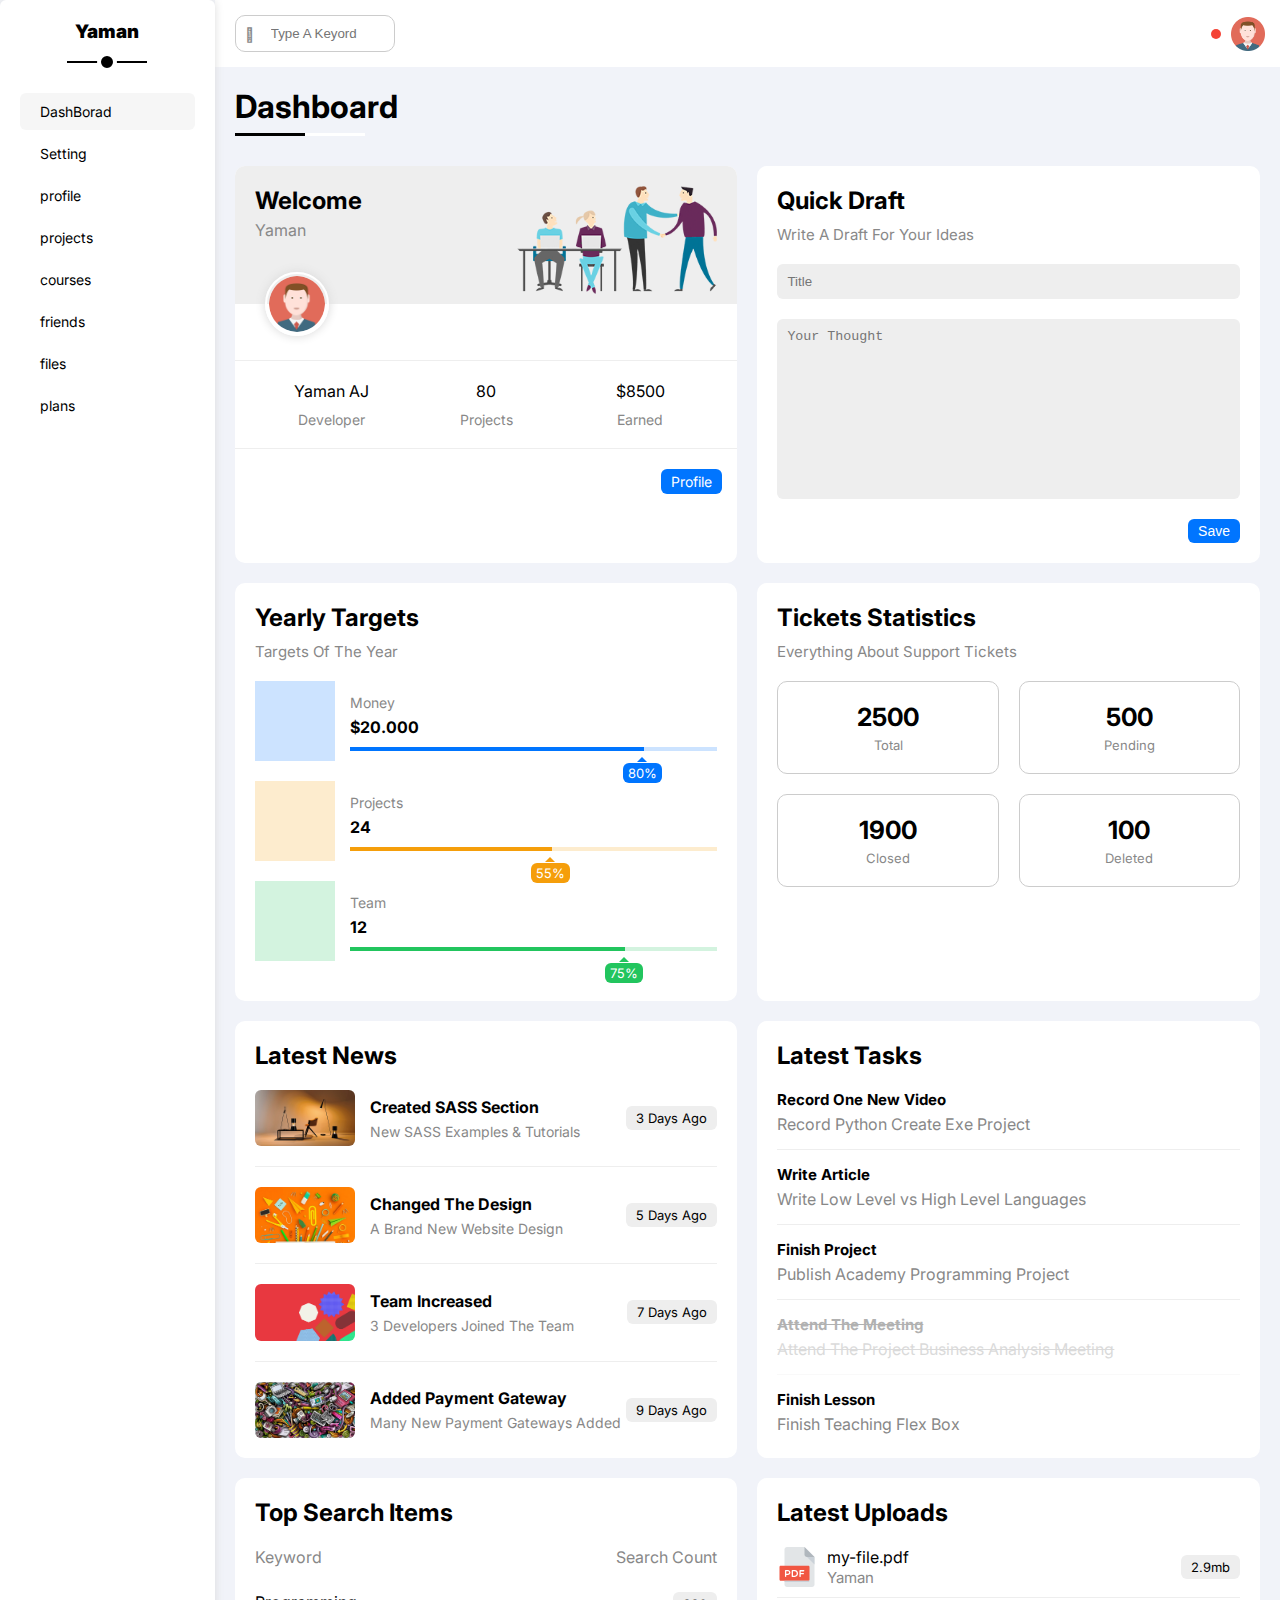
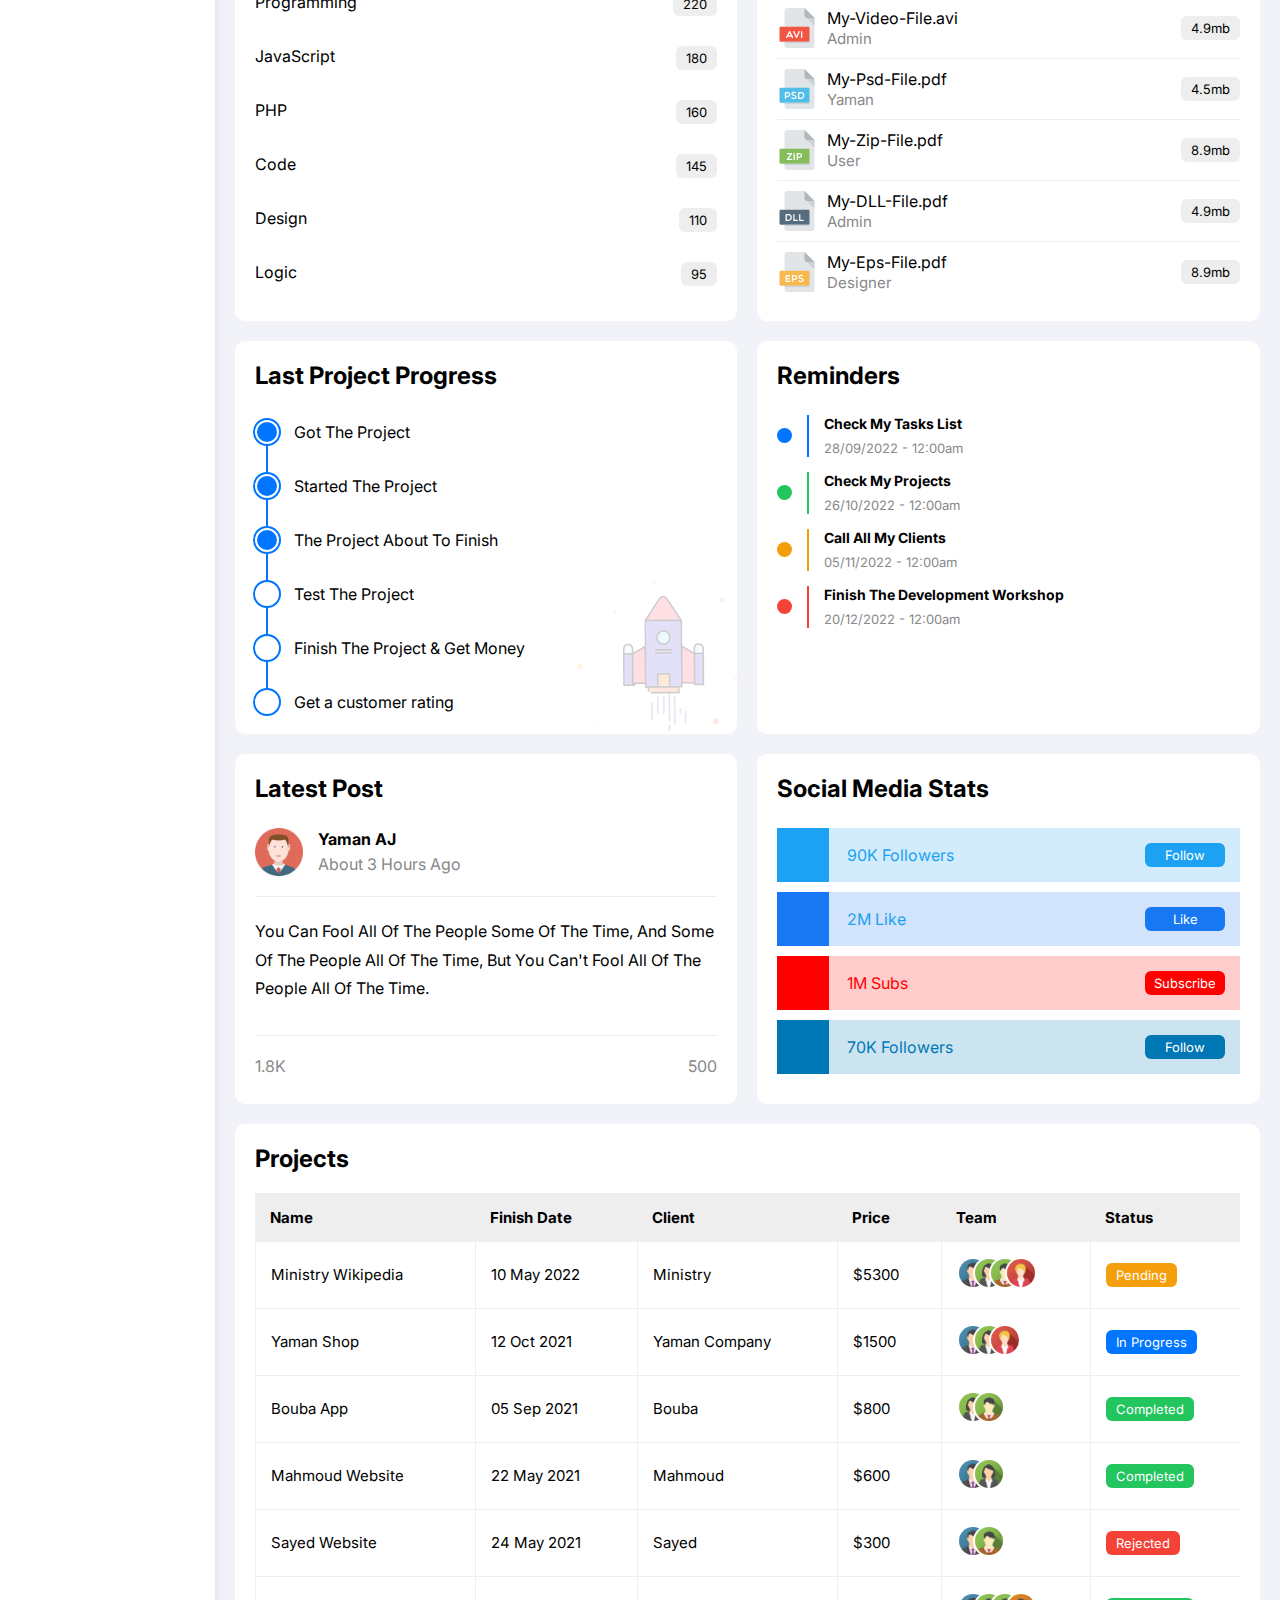
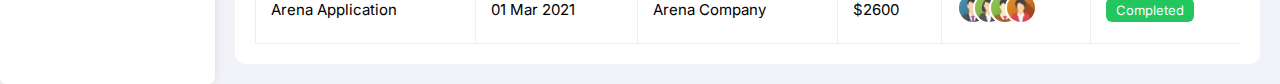
<file: index.html>
<!DOCTYPE html>
<html lang="en">
<head>
    <meta charset="UTF-8">
    <meta name="viewport" content="width=device-width, initial-scale=1.0">
    <title>DashBoard-Y</title>
    <!-- google fonts Inter -->
    <link rel="preconnect" href="https://fonts.googleapis.com">
    <link rel="preconnect" href="https://fonts.gstatic.com" crossorigin>
    <link href="https://fonts.googleapis.com/css2?family=Inter:wght@100..900&family=Open+Sans:ital,wght@0,300..800;1,300..800&display=swap" rel="stylesheet">
    <!-- font awsome css file -->
    <link rel="stylesheet" href="https://cdnjs.cloudflare.com/ajax/libs/font-awesome/6.5.1/css/all.min.css"
        integrity="sha512-DTOQO9RWCH3ppGqcWaEA1BIZOC6xxalwEsw9c2QQeAIftl+Vegovlnee1c9QX4TctnWMn13TZye+giMm8e2LwA=="
        crossorigin="anonymous" referrerpolicy="no-referrer" />
    <!-- my framework css file  -->
    <link rel="stylesheet" href="css/framework.css">
    <!-- the main css file -->
    <link rel="stylesheet" href="css/master.css">
</head>
<body>
    <div class="page d-flex">
        <div class="sidebar bg-white p-20 p-relative rad-6">
            <h3 class="p-relative txt-c mt-0">Yaman</h3>
            <ul>
                <li>
                    <a class="active d-flex align-center fs-14 c-black p-10 rad-6" href="index.html">
                        <i class="fa-solid fa-square-poll-horizontal"></i>
                        <span>DashBorad</span>
                    </a>
                </li>
                <li>
                    <a class="d-flex align-center fs-14 c-black p-10 rad-6" href="settings.html">
                        <i class="fa-solid fa-gear"></i>
                        <span>Setting</span>
                    </a>
                </li>
                <li>
                    <a class="d-flex align-center fs-14 c-black p-10 rad-6" href="profile.html">
                        <i class="fa-solid fa-user"></i>
                        <span>profile</span>
                    </a>
                </li>
                <li>
                    <a class="d-flex align-center fs-14 c-black p-10 rad-6" href="projects.html">
                        <i class="fa-solid fa-diagram-project"></i>
                        <span>projects</span>
                    </a>
                </li>
                <li>
                    <a class="d-flex align-center fs-14 c-black p-10 rad-6" href="courses.html">
                        <i class="fa-solid fa-graduation-cap"></i>
                        <span>courses</span>
                    </a>
                </li>
                <li>
                    <a class="d-flex align-center fs-14 c-black p-10 rad-6" href="friends.html">
                        <i class="fa-solid fa-users"></i>
                        <span>friends</span>
                    </a>
                </li>
                <li>
                    <a class="d-flex align-center fs-14 c-black p-10 rad-6" href="files.html">
                        <i class="fa-solid fa-file"></i>
                        <span>files</span>
                    </a>
                </li>
                <li>
                    <a class="d-flex align-center fs-14 c-black p-10 rad-6" href="plans.html">
                        <i class="fa-solid fa-credit-card"></i>
                        <span>plans</span>
                    </a>
                </li>
            </ul>
        </div>
        <div class="content w-full of-hidden">
            <!-- start head -->
            <div class="head bg-white between-flex p-15">
                <div class="search p-relative">
                    <input class="p-10 rad-10 border-ccc " type="search" placeholder="Type A Keyord">
                </div>
                <div class="icons d-flex align-center">
                    <span class="notification p-relative">
                        <i class="fa-regular fa-bell"></i>
                    </span>
                    <img src="imgs/avatar.png" alt="">
                </div>
            </div>
            <!-- end head -->
            <h1 class="p-relative">Dashboard</h1>
            <div class="wrapper d-grid gap-20 ml-20 mr-20">
                <!-- Start Welcome Widget -->
                <div class="welcome bg-white rad-10 txt-c-mobile block-mobile">
                    <div class="intro p-20 d-flex space-between bg-eee">
                        <div>
                            <h2 class="m-0">Welcome</h2>
                            <p class="c-grey mt-5">Yaman</p>
                        </div>
                        <img decoding="async" src="imgs/welcome.png" alt="" />
                    </div>
                    <img decoding="async" src="imgs/avatar.png" alt="" class="avatar">
                    <div class="body txt-c d-flex p-20 mt-20 mb-20 block-mobile">
                        <div>Yaman AJ<span class="d-block c-grey fs-14 mt-10">Developer</span></div>
                        <div>80 <span class="d-block c-grey fs-14 mt-10">Projects</span></div>
                        <div>$8500 <span class="d-block c-grey fs-14 mt-10">Earned</span></div>
                    </div>
                    <a href="profile.html" class="visit d-block fs-14 bg-blue c-white w-fit btn-shape">Profile</a>
                </div>
                <!-- End Welcome Widget -->
                <!-- Start Quick Draft Widget -->
                <div class="quick-draft p-20 bg-white rad-10">
                    <h2 class="mt-0 mb-10">Quick Draft</h2>
                    <p class="mt-0 mb-20 c-grey fs-15">Write A Draft For Your Ideas</p>
                    <form>
                        <input class="d-block mb-20 w-full p-10 b-none bg-eee rad-6" type="text" placeholder="Title" />
                        <textarea class="d-block mb-20 w-full p-10 b-none bg-eee rad-6" placeholder="Your Thought"></textarea>
                        <input class="save d-block fs-14 bg-blue c-white b-none w-fit btn-shape" type="submit" value="Save" />
                    </form>
                </div>
                <!-- End Quick Draft Widget -->
                <!-- Start Targets Widget -->
                <div class="targets p-20 bg-white rad-10">
                    <h2 class="mt-0 mb-10">Yearly Targets</h2>
                    <p class="mt-0 mb-20 c-grey fs-15">Targets Of The Year</p>
                    <div class="target-row mb-20 blue center-flex">
                        <div class="icon center-flex">
                            <i class="fa-solid fa-dollar-sign fa-lg c-blue"></i>
                        </div>
                        <div class="details">
                            <span class="fs-14 c-grey">Money</span>
                            <span class="d-block mt-5 mb-10 fw-bold">$20.000</span>
                            <div class="progress p-relative">
                                <span class="bg-blue blue" style="width: 80%">
                                    <span class="bg-blue">80%</span>
                                </span>
                            </div>
                        </div>
                    </div>
                    <div class="target-row mb-20 center-flex orange">
                        <div class="icon center-flex">
                            <i class="fa-solid fa-code fa-lg c-orange"></i>
                        </div>
                        <div class="details">
                            <span class="fs-14 c-grey">Projects</span>
                            <span class="d-block mt-5 mb-10 fw-bold">24</span>
                            <div class="progress p-relative">
                                <span class="bg-orange orange" style="width: 55%">
                                    <span class="bg-orange">55%</span>
                                </span>
                            </div>
                        </div>
                    </div>
                    <div class="target-row mb-20 center-flex green">
                        <div class="icon center-flex">
                            <i class="fa-solid fa-user fa-lg c-green"></i>
                        </div>
                        <div class="details">
                            <span class="fs-14 c-grey">Team</span>
                            <span class="d-block mt-5 mb-10 fw-bold">12</span>
                            <div class="progress p-relative">
                                <span class="bg-green green" style="width: 75%">
                                    <span class="bg-green">75%</span>
                                </span>
                            </div>
                        </div>
                    </div>
                </div>
                <!-- End Targets Widget -->
                <!-- Start Ticket Widget -->
                <div class="tickets p-20 bg-white rad-10">
                    <h2 class="mt-0 mb-10">Tickets Statistics</h2>
                    <p class="mt-0 mb-20 c-grey fs-15">Everything About Support Tickets</p>
                    <div class="d-flex txt-c gap-20 f-wrap">
                        <div class="box p-20 rad-10 fs-13 c-grey">
                            <i class="fa-regular fa-rectangle-list fa-2x mb-10 c-orange"></i>
                            <span class="d-block c-black fw-bold fs-25 mb-5">2500</span>
                            Total
                        </div>
                        <div class="box p-20 rad-10 fs-13 c-grey">
                            <i class="fa-solid fa-spinner fa-2x mb-10 c-blue"></i>
                            <span class="d-block c-black fw-bold fs-25 mb-5">500</span>
                            Pending
                        </div>
                        <div class="box p-20 rad-10 fs-13 c-grey">
                            <i class="fa-regular fa-circle-check fa-2x mb-10 c-green"></i>
                            <span class="d-block c-black fw-bold fs-25 mb-5">1900</span>
                            Closed
                        </div>
                        <div class="box p-20 rad-10 fs-13 c-grey">
                            <i class="fa-regular fa-rectangle-xmark fa-2x mb-10 c-red"></i>
                            <span class="d-block c-black fw-bold fs-25 mb-5">100</span>
                            Deleted
                        </div>
                    </div>
                </div>
                <!-- End Ticket Widget -->
                <!-- Start Latest News Widget -->
                <div class="latest-news p-20 bg-white rad-10 txt-c-mobile">
                    <h2 class="mt-0 mb-20">Latest News</h2>
                    <div class="news-row d-flex align-center">
                        <img decoding="async" src="imgs/news-01.png" alt="" />
                        <div class="info">
                            <h3>Created SASS Section</h3>
                            <p class="m-0 fs-14 c-grey">New SASS Examples & Tutorials</p>
                        </div>
                        <div class="btn-shape bg-eee fs-13 label">3 Days Ago</div>
                    </div>
                    <div class="news-row d-flex align-center">
                        <img decoding="async" src="imgs/news-02.png" alt="" />
                        <div class="info">
                            <h3>Changed The Design</h3>
                            <p class="m-0 fs-14 c-grey">A Brand New Website Design</p>
                        </div>
                        <div class="btn-shape bg-eee fs-13 label">5 Days Ago</div>
                    </div>
                    <div class="news-row d-flex align-center">
                        <img decoding="async" src="imgs/news-03.png" alt="" />
                        <div class="info">
                            <h3>Team Increased</h3>
                            <p class="m-0 fs-14 c-grey">3 Developers Joined The Team</p>
                        </div>
                        <div class="btn-shape bg-eee fs-13 label">7 Days Ago</div>
                    </div>
                    <div class="news-row d-flex align-center">
                        <img decoding="async" src="imgs/news-04.png" alt="" />
                        <div class="info">
                            <h3>Added Payment Gateway</h3>
                            <p class="m-0 fs-14 c-grey">Many New Payment Gateways Added</p>
                        </div>
                        <div class="btn-shape bg-eee fs-13 label">9 Days Ago</div>
                    </div>
                </div>
                <!-- End Latest News Widget -->
                <!-- Start Tasks Widget -->
                <div class="tasks p-20 bg-white rad-10">
                    <h2 class="mt-0 mb-20">Latest Tasks</h2>
                    <div class="task-row between-flex">
                        <div class="info">
                            <h3 class="mt-0 mb-5 fs-15">Record One New Video</h3>
                            <p class="m-0 c-grey">Record Python Create Exe Project</p>
                        </div>
                        <i class="fa-regular fa-trash-can delete"></i>
                    </div>
                    <div class="task-row between-flex">
                        <div class="info">
                            <h3 class="mt-0 mb-5 fs-15">Write Article</h3>
                            <p class="m-0 c-grey">Write Low Level vs High Level Languages</p>
                        </div>
                        <i class="fa-regular fa-trash-can delete"></i>
                    </div>
                    <div class="task-row between-flex">
                        <div class="info">
                            <h3 class="mt-0 mb-5 fs-15">Finish Project</h3>
                            <p class="m-0 c-grey">Publish Academy Programming Project</p>
                        </div>
                        <i class="fa-regular fa-trash-can delete"></i>
                    </div>
                    <div class="task-row between-flex done">
                        <div class="info">
                            <h3 class="mt-0 mb-5 fs-15">Attend The Meeting</h3>
                            <p class="m-0 c-grey">Attend The Project Business Analysis Meeting</p>
                        </div>
                        <i class="fa-regular fa-trash-can delete"></i>
                    </div>
                    <div class="task-row between-flex">
                        <div class="info">
                            <h3 class="mt-0 mb-5 fs-15">Finish Lesson</h3>
                            <p class="m-0 c-grey">Finish Teaching Flex Box</p>
                        </div>
                        <i class="fa-regular fa-trash-can delete"></i>
                    </div>
                </div>
                <!-- End Tasks -->
                <!-- Start Top Search Word Widget -->
                <div class="search-items p-20 bg-white rad-10">
                    <h2 class="mt-0 mb-20">Top Search Items</h2>
                    <div class="items-head d-flex space-between c-grey mb-10">
                        <div>Keyword</div>
                        <div>Search Count</div>
                    </div>
                    <div class="items d-flex space-between pt-15 pb-15">
                        <span>Programming</span>
                        <span class="bg-eee fs-13 btn-shape">220</span>
                    </div>
                    <div class="items d-flex space-between pt-15 pb-15">
                        <span>JavaScript</span>
                        <span class="bg-eee btn-shape fs-13">180</span>
                    </div>
                    <div class="items d-flex space-between pt-15 pb-15">
                        <span>PHP</span>
                        <span class="bg-eee btn-shape fs-13">160</span>
                    </div>
                    <div class="items d-flex space-between pt-15 pb-15">
                        <span>Code</span>
                        <span class="bg-eee btn-shape fs-13">145</span>
                    </div>
                    <div class="items d-flex space-between pt-15 pb-15">
                        <span>Design</span>
                        <span class="bg-eee btn-shape fs-13">110</span>
                    </div>
                    <div class="items d-flex space-between pt-15 pb-15">
                        <span>Logic</span>
                        <span class="bg-eee btn-shape fs-13">95</span>
                    </div>
                </div>
                <!-- End Top Search Word Widget -->
                <!-- Start Latest Uploads Widget -->
                <div class="latest-uploads p-20 bg-white rad-10">
                    <h2 class="mt-0 mb-20">Latest Uploads</h2>
                    <ul class="m-0">
                        <li class="between-flex pb-10 mb-10">
                            <div class="d-flex align-center">
                                <img decoding="async" class="mr-10" src="imgs/pdf.svg" alt="" />
                                <div>
                                    <span class="d-block">my-file.pdf</span>
                                    <span class="fs-15 c-grey">Yaman</span>
                                </div>
                            </div>
                            <div class="bg-eee btn-shape fs-13">2.9mb</div>
                        </li>
                        <li class="between-flex pb-10 mb-10">
                            <div class="d-flex align-center">
                                <img decoding="async" class="mr-10" src="imgs/avi.svg" alt="" />
                                <div>
                                    <span class="d-block">My-Video-File.avi</span>
                                    <span class="fs-15 c-grey">Admin</span>
                                </div>
                            </div>
                            <div class="bg-eee btn-shape fs-13">4.9mb</div>
                        </li>
                        <li class="between-flex pb-10 mb-10">
                            <div class="d-flex align-center">
                                <img decoding="async" class="mr-10" src="imgs/psd.svg" alt="" />
                                <div>
                                    <span class="d-block">My-Psd-File.pdf</span>
                                    <span class="fs-15 c-grey">Yaman</span>
                                </div>
                            </div>
                            <div class="bg-eee btn-shape fs-13">4.5mb</div>
                        </li>
                        <li class="between-flex pb-10 mb-10">
                            <div class="d-flex align-center">
                                <img decoding="async" class="mr-10" src="imgs/zip.svg" alt="" />
                                <div>
                                    <span class="d-block">My-Zip-File.pdf</span>
                                    <span class="fs-15 c-grey">User</span>
                                </div>
                            </div>
                            <div class="bg-eee btn-shape fs-13">8.9mb</div>
                        </li>
                        <li class="between-flex pb-10 mb-10">
                            <div class="d-flex align-center">
                                <img decoding="async" class="mr-10" src="imgs/dll.svg" alt="" />
                                <div>
                                    <span class="d-block">My-DLL-File.pdf</span>
                                    <span class="fs-15 c-grey">Admin</span>
                                </div>
                            </div>
                            <div class="bg-eee btn-shape fs-13">4.9mb</div>
                        </li>
                        <li class="between-flex">
                            <div class="d-flex align-center">
                                <img decoding="async" class="mr-10" src="imgs/eps.svg" alt="" />
                                <div>
                                    <span class="d-block">My-Eps-File.pdf</span>
                                    <span class="fs-15 c-grey">Designer</span>
                                </div>
                            </div>
                            <div class="bg-eee btn-shape fs-13">8.9mb</div>
                        </li>
                    </ul>
                </div>
                <!-- End Latest Uploads Widget -->
                <!-- Start Last Project Progress Widget -->
                <div class="last-project p-20 bg-white rad-10 p-relative">
                    <h2 class="mt-0 mb-20">Last Project Progress</h2>
                    <ul class="m-0 p-relative">
                        <li class="mt-30 d-flex align-center done">Got The Project</li>
                        <li class="mt-30 d-flex align-center done">Started The Project</li>
                        <li class="mt-30 d-flex align-center done">The Project About To Finish</li>
                        <li class="mt-30 d-flex align-center current">Test The Project</li>
                        <li class="mt-30 d-flex align-center">Finish The Project & Get Money</li>
                        <li class="mt-30 d-flex align-center">Get a customer rating</li>
                    </ul>
                    <img decoding="async" class="launch-icon hide-mobile" src="imgs/project.png" alt="" />
                </div>
                <!-- End Last Project Progress Widget -->
                <!-- Start Reminders Widget -->
                <div class="reminders p-20 bg-white rad-10 p-relative">
                    <h2 class="mt-0 mb-25">Reminders</h2>
                    <ul class="m-0">
                        <li class="d-flex align-center mt-15">
                            <span class="key bg-blue mr-15 d-block rad-half"></span>
                            <div class="pl-15 blue">
                                <p class="fs-14 fw-bold mt-0 mb-5">Check My Tasks List</p>
                                <span class="fs-13 c-grey">28/09/2022 - 12:00am</span>
                            </div>
                        </li>
                        <li class="d-flex align-center mt-15">
                            <span class="key bg-green mr-15 d-block rad-half"></span>
                            <div class="pl-15 green">
                                <p class="fs-14 fw-bold mt-0 mb-5">Check My Projects</p>
                                <span class="fs-13 c-grey">26/10/2022 - 12:00am</span>
                            </div>
                        </li>
                        <li class="d-flex align-center mt-15">
                            <span class="key bg-orange mr-15 d-block rad-half"></span>
                            <div class="pl-15 orange">
                                <p class="fs-14 fw-bold mt-0 mb-5">Call All My Clients</p>
                                <span class="fs-13 c-grey">05/11/2022 - 12:00am</span>
                            </div>
                        </li>
                        <li class="d-flex align-center mt-15">
                            <span class="key bg-red mr-15 d-block rad-half"></span>
                            <div class="pl-15 red">
                                <p class="fs-14 fw-bold mt-0 mb-5">Finish The Development Workshop</p>
                                <span class="fs-13 c-grey">20/12/2022 - 12:00am</span>
                            </div>
                        </li>
                    </ul>
                </div>
                <!-- End Reminders Widget -->
                <!-- Start Latest Post Widget -->
                <div class="latest-post p-20 bg-white rad-10 p-relative">
                    <h2 class="mt-0 mb-25">Latest Post</h2>
                    <div class="top d-flex align-center">
                        <img decoding="async" class="avatar mr-15" src="imgs/avatar.png" alt="" />
                        <div class="info">
                            <span class="d-block mb-5 fw-bold">Yaman AJ</span>
                            <span class="c-grey">About 3 Hours Ago</span>
                        </div>
                    </div>
                    <div class="post-content txt-c-mobile pt-20 pb-20 mt-20 mb-20">
                        You can fool all of the people some of the time, and some of the people all of the time, but you can't
                        fool all of the people all of the time.
                    </div>
                    <div class="post-stats between-flex c-grey">
                        <div>
                            <i class="fa-regular fa-heart"></i>
                            <span>1.8K</span>
                        </div>
                        <div>
                            <i class="fa-regular fa-comments"></i>
                            <span>500</span>
                        </div>
                    </div>
                </div>
                <!-- End Latest Post Widget -->
                <!-- Start Social Media Stats Widget -->
                <div class="social-media p-20 bg-white rad-10 p-relative">
                    <h2 class="mt-0 mb-25">Social Media Stats</h2>
                    <div class="box twitter p-15 p-relative mb-10 between-flex">
                        <i class="fa-brands fa-twitter fa-2x c-white h-full center-flex"></i>
                        <span>90K Followers</span>
                        <a class="fs-13 c-white btn-shape center-flex" href="#">Follow</a>
                    </div>
                    <div class="box facebook p-15 p-relative mb-10 between-flex">
                        <i class="fa-brands fa-facebook-f fa-2x c-white h-full center-flex"></i>
                        <span>2M Like</span>
                        <a class="fs-13 c-white btn-shape center-flex" href="#">Like</a>
                    </div>
                    <div class="box youtube p-15 p-relative mb-10 between-flex">
                        <i class="fa-brands fa-youtube fa-2x c-white h-full center-flex"></i>
                        <span>1M Subs</span>
                        <a class="fs-13 c-white btn-shape center-flex" href="#">Subscribe</a>
                    </div>
                    <div class="box linkedin p-15 p-relative mb-10 between-flex">
                        <i class="fa-brands fa-linkedin fa-2x c-white h-full center-flex"></i>
                        <span>70K Followers</span>
                        <a class="fs-13 c-white btn-shape center-flex" href="#">Follow</a>
                    </div>
                </div>
                <!-- Start End Media Stats Widget -->
        </div>
        <!-- Start Projects Table -->
        <div class="projects p-20 bg-white rad-10 m-20">
            <h2 class="mt-0 mb-20">Projects</h2>
            <div class="responsive-table">
                <table class="fs-15 w-full">
                    <thead>
                        <tr>
                            <td>Name</td>
                            <td>Finish Date</td>
                            <td>Client</td>
                            <td>Price</td>
                            <td>Team</td>
                            <td>Status</td>
                        </tr>
                    </thead>
                    <tbody>
                        <tr>
                            <td>Ministry Wikipedia</td>
                            <td>10 May 2022</td>
                            <td>Ministry</td>
                            <td>$5300</td>
                            <td>
                                <img decoding="async" src="imgs/team-01.png" alt="" />
                                <img decoding="async" src="imgs/team-02.png" alt="" />
                                <img decoding="async" src="imgs/team-03.png" alt="" />
                                <img decoding="async" src="imgs/team-05.png" alt="" />
                            </td>
                            <td>
                                <span class="label btn-shape bg-orange c-white">Pending</span>
                            </td>
                        </tr>
                        <tr>
                            <td>Yaman Shop</td>
                            <td>12 Oct 2021</td>
                            <td>Yaman Company</td>
                            <td>$1500</td>
                            <td>
                                <img decoding="async" src="imgs/team-01.png" alt="" />
                                <img decoding="async" src="imgs/team-02.png" alt="" />
                                <img decoding="async" src="imgs/team-05.png" alt="" />
                            </td>
                            <td><span class="label btn-shape bg-blue c-white">In Progress</span></td>
                        </tr>
                        <tr>
                            <td>Bouba App</td>
                            <td>05 Sep 2021</td>
                            <td>Bouba</td>
                            <td>$800</td>
                            <td>
                                <img decoding="async" src="imgs/team-02.png" alt="" />
                                <img decoding="async" src="imgs/team-03.png" alt="" />
                            </td>
                            <td><span class="label btn-shape bg-green c-white">Completed</span></td>
                        </tr>
                        <tr>
                            <td>Mahmoud Website</td>
                            <td>22 May 2021</td>
                            <td>Mahmoud</td>
                            <td>$600</td>
                            <td>
                                <img decoding="async" src="imgs/team-01.png" alt="" />
                                <img decoding="async" src="imgs/team-02.png" alt="" />
                            </td>
                            <td><span class="label btn-shape bg-green c-white">Completed</span></td>
                        </tr>
                        <tr>
                            <td>Sayed Website</td>
                            <td>24 May 2021</td>
                            <td>Sayed</td>
                            <td>$300</td>
                            <td>
                                <img decoding="async" src="imgs/team-01.png" alt="" />
                                <img decoding="async" src="imgs/team-03.png" alt="" />
                            </td>
                            <td><span class="label btn-shape bg-red c-white">Rejected</span></td>
                        </tr>
                        <tr>
                            <td>Arena Application</td>
                            <td>01 Mar 2021</td>
                            <td>Arena Company</td>
                            <td>$2600</td>
                            <td>
                                <img decoding="async" src="imgs/team-01.png" alt="" />
                                <img decoding="async" src="imgs/team-02.png" alt="" />
                                <img decoding="async" src="imgs/team-03.png" alt="" />
                                <img decoding="async" src="imgs/team-04.png" alt="" />
                            </td>
                            <td><span class="label btn-shape bg-green c-white">Completed</span></td>
                        </tr>
                    </tbody>
                </table>
            </div>
        </div>
        <!-- End Projects Table -->
    </div>
</body>
</html>
</file>
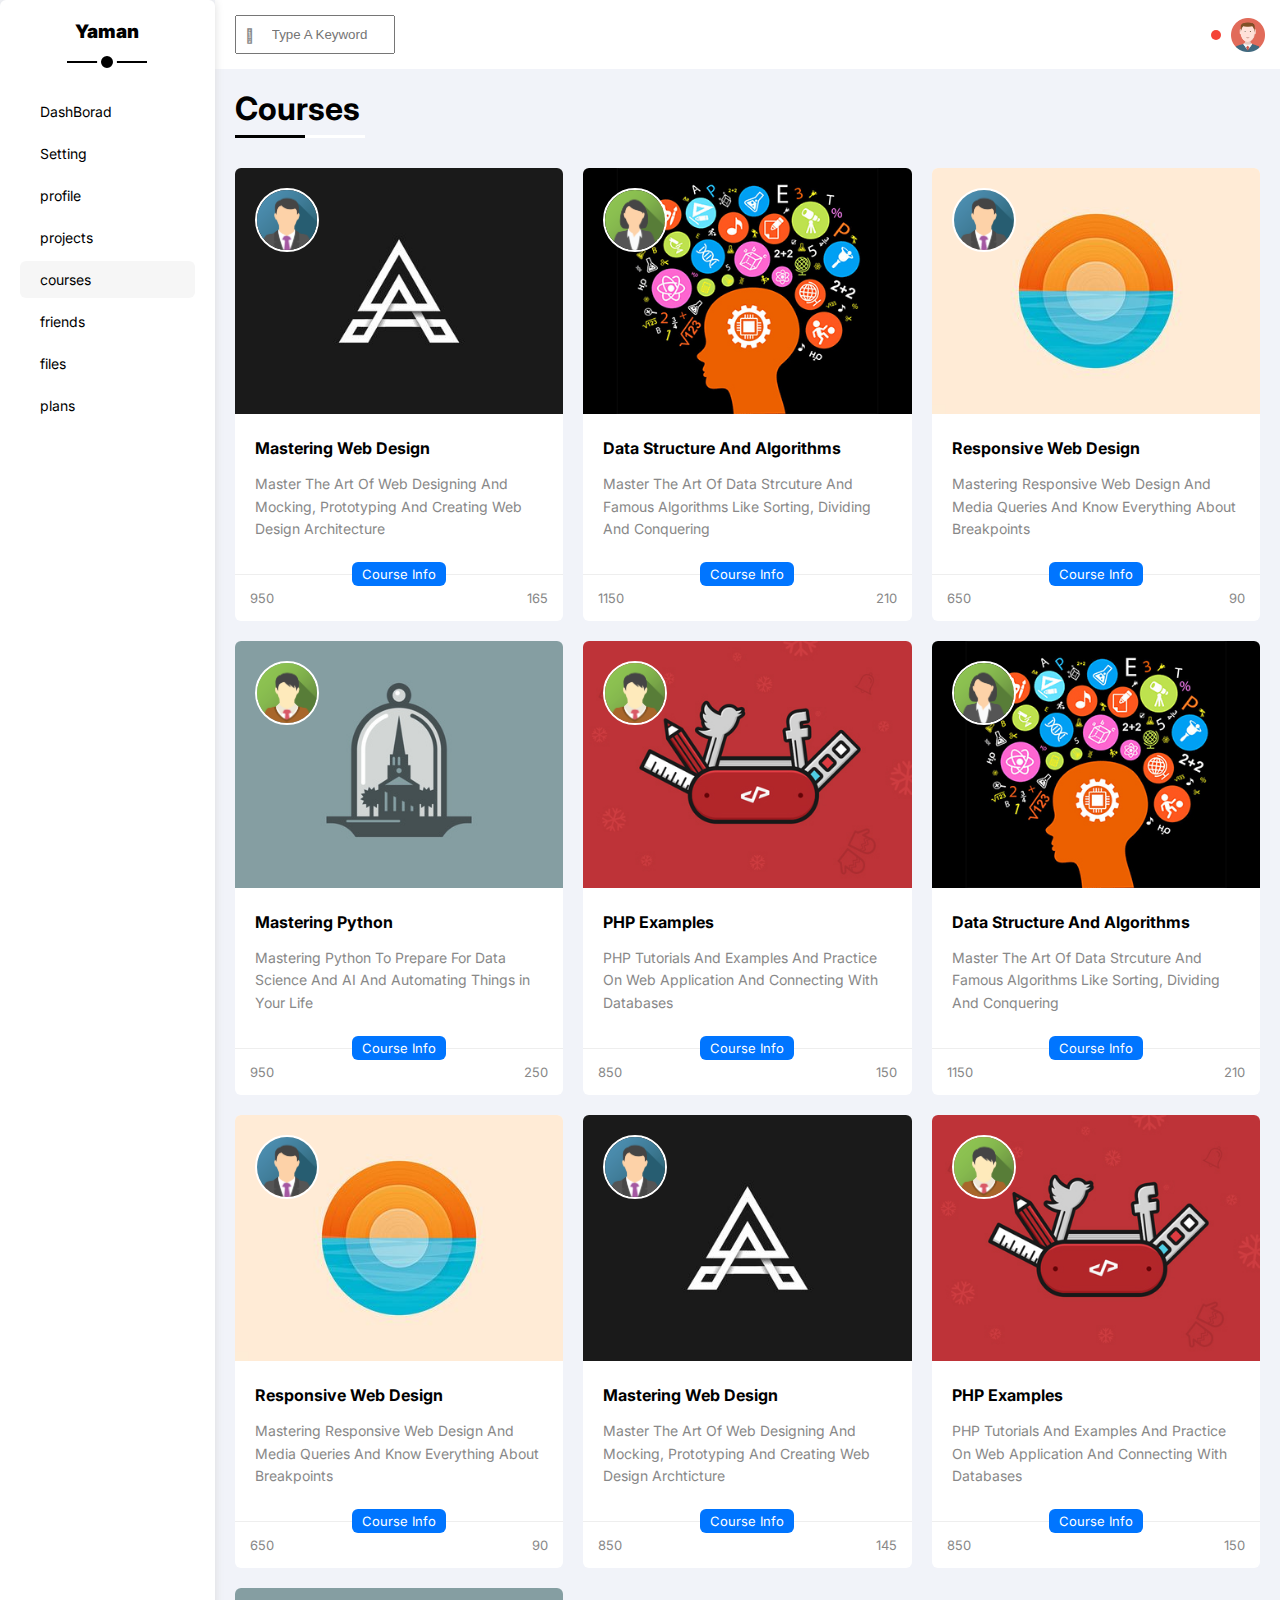
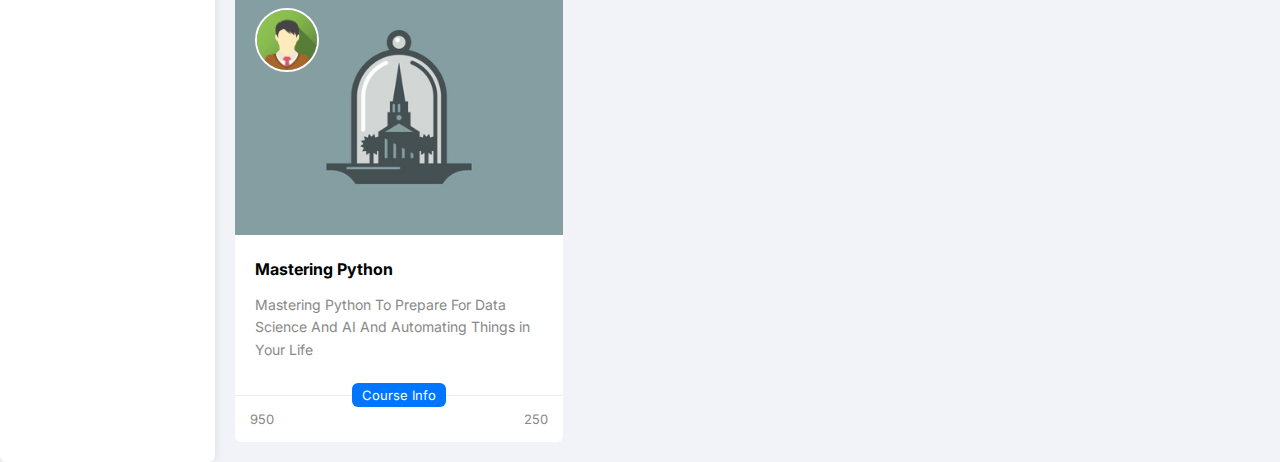
<file: courses.html>
<!DOCTYPE html>
<html lang="en">
  <head>
    <meta charset="UTF-8">
    <meta name="viewport" content="width=device-width, initial-scale=1.0">
    <title>DashBoard-Y</title>
    <!-- google fonts Inter -->
    <link rel="preconnect" href="https://fonts.googleapis.com">
    <link rel="preconnect" href="https://fonts.gstatic.com" crossorigin>
    <link
      href="https://fonts.googleapis.com/css2?family=Inter:wght@100..900&family=Open+Sans:ital,wght@0,300..800;1,300..800&display=swap"
      rel="stylesheet">
    <!-- font awsome css file -->
    <link rel="stylesheet" href="https://cdnjs.cloudflare.com/ajax/libs/font-awesome/6.5.1/css/all.min.css"
      integrity="sha512-DTOQO9RWCH3ppGqcWaEA1BIZOC6xxalwEsw9c2QQeAIftl+Vegovlnee1c9QX4TctnWMn13TZye+giMm8e2LwA=="
      crossorigin="anonymous" referrerpolicy="no-referrer" />
    <!-- my framework css file  -->
    <link rel="stylesheet" href="css/framework.css">
    <!-- the main css file -->
    <link rel="stylesheet" href="css/master.css">
  </head>
  <body>
    <div class="page d-flex">
      <div class="sidebar bg-white p-20 p-relative rad-6">
        <h3 class="p-relative txt-c mt-0">Yaman</h3>
        <ul>
          <li>
            <a class="d-flex align-center fs-14 c-black p-10 rad-6" href="index.html">
              <i class="fa-solid fa-square-poll-horizontal"></i>
              <span>DashBorad</span>
            </a>
          </li>
          <li>
            <a class="d-flex align-center fs-14 c-black p-10 rad-6" href="settings.html">
              <i class="fa-solid fa-gear"></i>
              <span>Setting</span>
            </a>
          </li>
          <li>
            <a class="d-flex align-center fs-14 c-black p-10 rad-6" href="profile.html">
              <i class="fa-solid fa-user"></i>
              <span>profile</span>
            </a>
          </li>
          <li>
            <a class="d-flex align-center fs-14 c-black p-10 rad-6" href="projects.html">
              <i class="fa-solid fa-diagram-project"></i>
              <span>projects</span>
            </a>
          </li>
          <li>
            <a class="active d-flex align-center fs-14 c-black p-10 rad-6" href="courses.html">
              <i class="fa-solid fa-graduation-cap"></i>
              <span>courses</span>
            </a>
          </li>
          <li>
            <a class="d-flex align-center fs-14 c-black p-10 rad-6" href="friends.html">
              <i class="fa-solid fa-users"></i>
              <span>friends</span>
            </a>
          </li>
          <li>
            <a class="d-flex align-center fs-14 c-black p-10 rad-6" href="files.html">
              <i class="fa-solid fa-file"></i>
              <span>files</span>
            </a>
          </li>
          <li>
            <a class="d-flex align-center fs-14 c-black p-10 rad-6" href="plans.html">
              <i class="fa-solid fa-credit-card"></i>
              <span>plans</span>
            </a>
          </li>
        </ul>
      </div>
      <div class="content w-full">
        <!-- Start Head -->
        <div class="head bg-white p-15 between-flex">
          <div class="search p-relative">
            <input class="p-10" type="search" placeholder="Type A Keyword" />
          </div>
          <div class="icons d-flex align-center">
            <span class="notification p-relative">
              <i class="fa-regular fa-bell fa-lg"></i>
            </span>
            <img src="imgs/avatar.png" alt="" />
          </div>
        </div>
        <!-- End Head -->
        <h1 class="p-relative">Courses</h1>
        <div class="courses-page d-grid m-20 gap-20">
          <div class="course bg-white rad-6 p-relative">
            <img class="cover" src="imgs/course-01.jpg" alt="" />
            <img class="instructor" src="imgs/team-01.png" alt="" />
            <div class="p-20">
              <h4 class="m-0">Mastering Web Design</h4>
              <p class="description c-grey mt-15 fs-14">
                Master The Art Of Web Designing And Mocking, Prototyping And Creating Web Design Architecture
              </p>
            </div>
            <div class="info p-15 p-relative between-flex">
              <span class="title bg-blue c-white btn-shape">Course Info</span>
              <span class="c-grey">
                <i class="fa-regular fa-user"></i>
                950
              </span>
              <span class="c-grey">
                <i class="fa-solid fa-dollar-sign"></i>
                165
              </span>
            </div>
          </div>
          <div class="course bg-white rad-6 p-relative">
            <img class="cover" src="imgs/course-02.jpg" alt="" />
            <img class="instructor" src="imgs/team-02.png" alt="" />
            <div class="p-20">
              <h4 class="m-0">Data Structure And Algorithms</h4>
              <p class="description c-grey mt-15 fs-14">
                Master The Art Of Data Strcuture And Famous Algorithms Like Sorting, Dividing And Conquering
              </p>
            </div>
            <div class="info p-15 p-relative between-flex">
              <span class="title bg-blue c-white btn-shape">Course Info</span>
              <span class="c-grey"> <i class="fa-regular fa-user"></i> 1150</span>
              <span class="c-grey"><i class="fa-solid fa-dollar-sign"></i> 210</span>
            </div>
          </div>
          <div class="course bg-white rad-6 p-relative">
            <img class="cover" src="imgs/course-03.jpg" alt="" />
            <img class="instructor" src="imgs/team-01.png" alt="" />
            <div class="p-20">
              <h4 class="m-0">Responsive Web Design</h4>
              <p class="description c-grey mt-15 fs-14">
                Mastering Responsive Web Design And Media Queries And Know Everything About Breakpoints
              </p>
            </div>
            <div class="info p-15 p-relative between-flex">
              <span class="title bg-blue c-white btn-shape">Course Info</span>
              <span class="c-grey"> <i class="fa-regular fa-user"></i> 650</span>
              <span class="c-grey"><i class="fa-solid fa-dollar-sign"></i> 90</span>
            </div>
          </div>
          <div class="course bg-white rad-6 p-relative">
            <img class="cover" src="imgs/course-04.jpg" alt="" />
            <img class="instructor" src="imgs/team-03.png" alt="" />
            <div class="p-20">
              <h4 class="m-0">Mastering Python</h4>
              <p class="description c-grey mt-15 fs-14">
                Mastering Python To Prepare For Data Science And AI And Automating Things in Your Life
              </p>
            </div>
            <div class="info p-15 p-relative between-flex">
              <span class="title bg-blue c-white btn-shape">Course Info</span>
              <span class="c-grey"> <i class="fa-regular fa-user"></i> 950</span>
              <span class="c-grey"><i class="fa-solid fa-dollar-sign"></i> 250</span>
            </div>
          </div>
          <div class="course bg-white rad-6 p-relative">
            <img class="cover" src="imgs/course-05.jpg" alt="" />
            <img class="instructor" src="imgs/team-03.png" alt="" />
            <div class="p-20">
              <h4 class="m-0">PHP Examples</h4>
              <p class="description c-grey mt-15 fs-14">
                PHP Tutorials And Examples And Practice On Web Application And Connecting With Databases
              </p>
            </div>
            <div class="info p-15 p-relative between-flex">
              <span class="title bg-blue c-white btn-shape">Course Info</span>
              <span class="c-grey"> <i class="fa-regular fa-user"></i> 850</span>
              <span class="c-grey"><i class="fa-solid fa-dollar-sign"></i> 150</span>
            </div>
          </div>
          <div class="course bg-white rad-6 p-relative">
            <img class="cover" src="imgs/course-02.jpg" alt="" />
            <img class="instructor" src="imgs/team-02.png" alt="" />
            <div class="p-20">
              <h4 class="m-0">Data Structure And Algorithms</h4>
              <p class="description c-grey mt-15 fs-14">
                Master The Art Of Data Strcuture And Famous Algorithms Like Sorting, Dividing And Conquering
              </p>
            </div>
            <div class="info p-15 p-relative between-flex">
              <span class="title bg-blue c-white btn-shape">Course Info</span>
              <span class="c-grey"> <i class="fa-regular fa-user"></i> 1150</span>
              <span class="c-grey"><i class="fa-solid fa-dollar-sign"></i> 210</span>
            </div>
          </div>
          <div class="course bg-white rad-6 p-relative">
            <img class="cover" src="imgs/course-03.jpg" alt="" />
            <img class="instructor" src="imgs/team-01.png" alt="" />
            <div class="p-20">
              <h4 class="m-0">Responsive Web Design</h4>
              <p class="description c-grey mt-15 fs-14">
                Mastering Responsive Web Design And Media Queries And Know Everything About Breakpoints
              </p>
            </div>
            <div class="info p-15 p-relative between-flex">
              <span class="title bg-blue c-white btn-shape">Course Info</span>
              <span class="c-grey"> <i class="fa-regular fa-user"></i> 650</span>
              <span class="c-grey"><i class="fa-solid fa-dollar-sign"></i> 90</span>
            </div>
          </div>
          <div class="course bg-white rad-6 p-relative">
            <img class="cover" src="imgs/course-01.jpg" alt="" />
            <img class="instructor" src="imgs/team-01.png" alt="" />
            <div class="p-20">
              <h4 class="m-0">Mastering Web Design</h4>
              <p class="description c-grey mt-15 fs-14">
                Master The Art Of Web Designing And Mocking, Prototyping And Creating Web Design Archticture
              </p>
            </div>
            <div class="info p-15 p-relative between-flex">
              <span class="title bg-blue c-white btn-shape">Course Info</span>
              <span class="c-grey"> <i class="fa-regular fa-user"></i> 850</span>
              <span class="c-grey"><i class="fa-solid fa-dollar-sign"></i> 145</span>
            </div>
          </div>
          <div class="course bg-white rad-6 p-relative">
            <img class="cover" src="imgs/course-05.jpg" alt="" />
            <img class="instructor" src="imgs/team-03.png" alt="" />
            <div class="p-20">
              <h4 class="m-0">PHP Examples</h4>
              <p class="description c-grey mt-15 fs-14">
                PHP Tutorials And Examples And Practice On Web Application And Connecting With Databases
              </p>
            </div>
            <div class="info p-15 p-relative between-flex">
              <span class="title bg-blue c-white btn-shape">Course Info</span>
              <span class="c-grey"> <i class="fa-regular fa-user"></i> 850</span>
              <span class="c-grey"><i class="fa-solid fa-dollar-sign"></i> 150</span>
            </div>
          </div>
          <div class="course bg-white rad-6 p-relative">
            <img class="cover" src="imgs/course-04.jpg" alt="" />
            <img class="instructor" src="imgs/team-03.png" alt="" />
            <div class="p-20">
              <h4 class="m-0">Mastering Python</h4>
              <p class="description c-grey mt-15 fs-14">
                Mastering Python To Prepare For Data Science And AI And Automating Things in Your Life
              </p>
            </div>
            <div class="info p-15 p-relative between-flex">
              <span class="title bg-blue c-white btn-shape">Course Info</span>
              <span class="c-grey"> <i class="fa-regular fa-user"></i> 950</span>
              <span class="c-grey"><i class="fa-solid fa-dollar-sign"></i> 250</span>
            </div>
          </div>
        </div>
      </div>
    </div>
  </body>
</html>
</file>
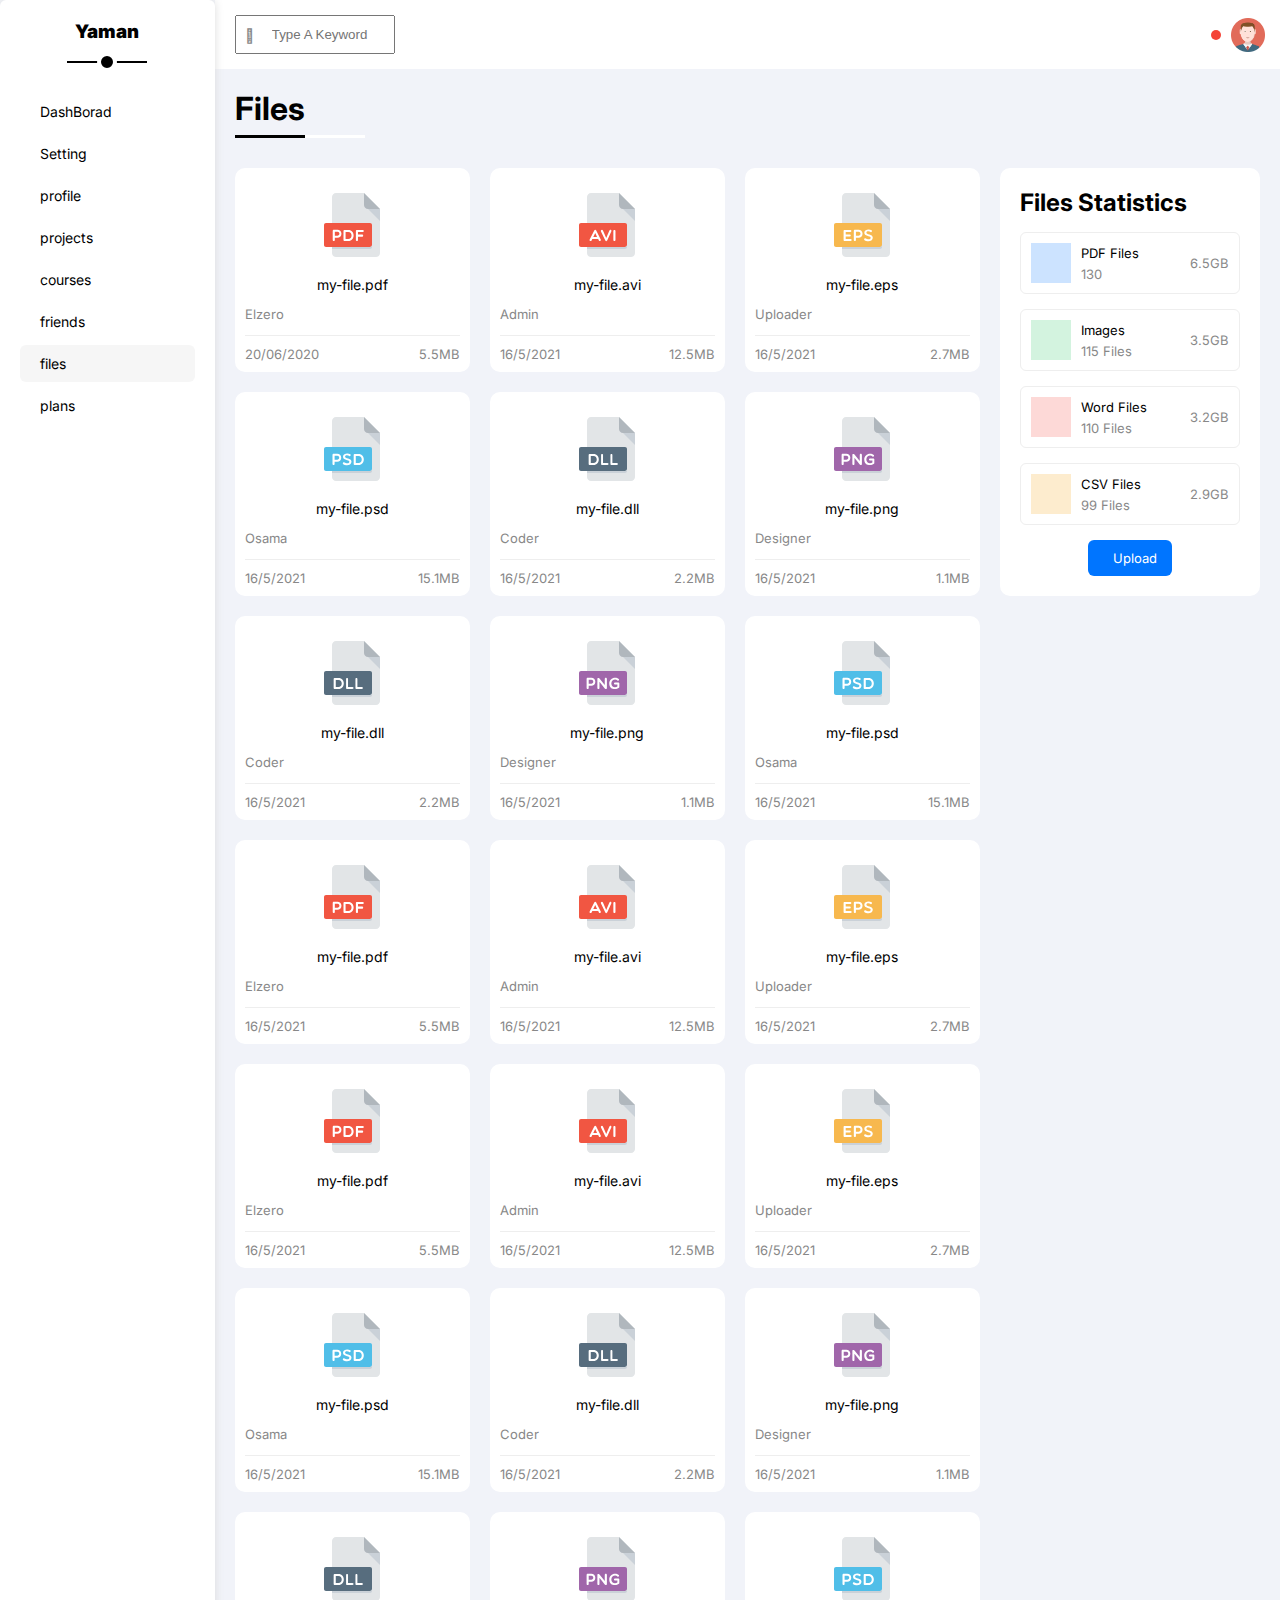
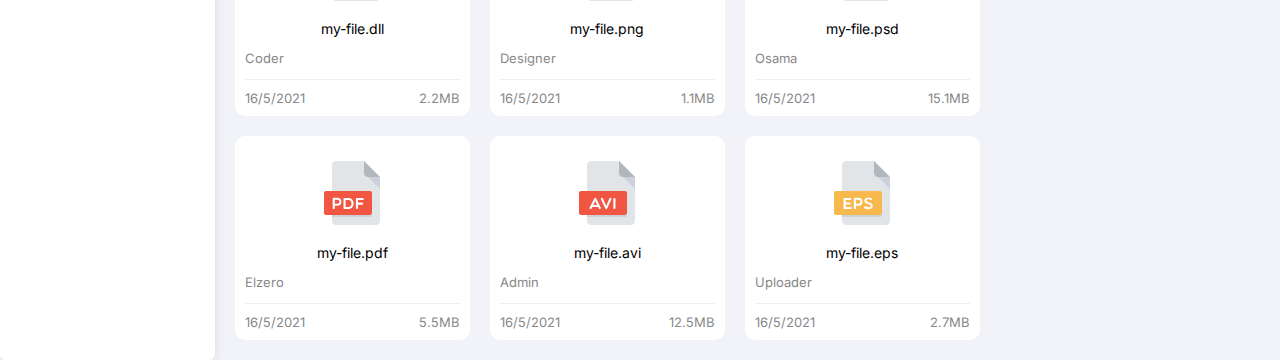
<file: files.html>
<!DOCTYPE html>
<html lang="en">
  <head>
    <meta charset="UTF-8">
    <meta name="viewport" content="width=device-width, initial-scale=1.0">
    <title>DashBoard-Y</title>
    <!-- google fonts Inter -->
    <link rel="preconnect" href="https://fonts.googleapis.com">
    <link rel="preconnect" href="https://fonts.gstatic.com" crossorigin>
    <link
      href="https://fonts.googleapis.com/css2?family=Inter:wght@100..900&family=Open+Sans:ital,wght@0,300..800;1,300..800&display=swap"
      rel="stylesheet">
    <!-- font awsome css file -->
    <link rel="stylesheet" href="https://cdnjs.cloudflare.com/ajax/libs/font-awesome/6.5.1/css/all.min.css"
      integrity="sha512-DTOQO9RWCH3ppGqcWaEA1BIZOC6xxalwEsw9c2QQeAIftl+Vegovlnee1c9QX4TctnWMn13TZye+giMm8e2LwA=="
      crossorigin="anonymous" referrerpolicy="no-referrer" />
    <!-- my framework css file  -->
    <link rel="stylesheet" href="css/framework.css">
    <!-- the main css file -->
    <link rel="stylesheet" href="css/master.css">
  </head>
  <body>
    <div class="page d-flex">
      <div class="sidebar bg-white p-20 p-relative rad-6">
        <h3 class="p-relative txt-c mt-0">Yaman</h3>
        <ul>
          <li>
            <a class="d-flex align-center fs-14 c-black p-10 rad-6" href="index.html">
              <i class="fa-solid fa-square-poll-horizontal"></i>
              <span>DashBorad</span>
            </a>
          </li>
          <li>
            <a class="d-flex align-center fs-14 c-black p-10 rad-6" href="settings.html">
              <i class="fa-solid fa-gear"></i>
              <span>Setting</span>
            </a>
          </li>
          <li>
            <a class="d-flex align-center fs-14 c-black p-10 rad-6" href="profile.html">
              <i class="fa-solid fa-user"></i>
              <span>profile</span>
            </a>
          </li>
          <li>
            <a class="d-flex align-center fs-14 c-black p-10 rad-6" href="projects.html">
              <i class="fa-solid fa-diagram-project"></i>
              <span>projects</span>
            </a>
          </li>
          <li>
            <a class="d-flex align-center fs-14 c-black p-10 rad-6" href="courses.html">
              <i class="fa-solid fa-graduation-cap"></i>
              <span>courses</span>
            </a>
          </li>
          <li>
            <a class="d-flex align-center fs-14 c-black p-10 rad-6" href="friends.html">
              <i class="fa-solid fa-users"></i>
              <span>friends</span>
            </a>
          </li>
          <li>
            <a class="active d-flex align-center fs-14 c-black p-10 rad-6" href="files.html">
              <i class="fa-solid fa-file"></i>
              <span>files</span>
            </a>
          </li>
          <li>
            <a class="d-flex align-center fs-14 c-black p-10 rad-6" href="plans.html">
              <i class="fa-solid fa-credit-card"></i>
              <span>plans</span>
            </a>
          </li>
        </ul>
      </div>
      <div class="content w-full">
        <!-- Start Head -->
        <div class="head bg-white p-15 between-flex">
          <div class="search p-relative">
            <input class="p-10" type="search" placeholder="Type A Keyword" />
          </div>
          <div class="icons d-flex align-center">
            <span class="notification p-relative">
              <i class="fa-regular fa-bell fa-lg"></i>
            </span>
            <img src="imgs/avatar.png" alt="" />
          </div>
        </div>
        <!-- End Head -->
        <h1 class="p-relative">Files</h1>
        <div class="files-page d-flex m-20 gap-20">
          <div class="files-stats p-20 bg-white rad-10">
            <h2 class="mt-0 mb-15 txt-c-mobile">Files Statistics</h2>
            <div class="d-flex align-center border-eee p-10 rad-6 mb-15 fs-13">
              <i class="fa-regular fa-file-pdf fa-lg blue center-flex c-blue icon"></i>
              <div class="info">
                <span>PDF Files</span>
                <span class="c-grey d-block mt-5">130</span>
              </div>
              <div class="size c-grey">6.5GB</div>
            </div>
            <div class="d-flex align-center border-eee p-10 rad-6 mb-15 fs-13">
              <i class="fa-regular fa-images fa-lg green center-flex c-green icon"></i>
              <div class="info">
                <span>Images</span>
                <span class="c-grey d-block mt-5">115 Files</span>
              </div>
              <div class="size c-grey">3.5GB</div>
            </div>
            <div class="d-flex align-center border-eee p-10 rad-6 mb-15 fs-13">
              <i class="fa-regular fa-file-word fa-lg red center-flex c-red icon"></i>
              <div class="info">
                <span>Word Files</span>
                <span class="c-grey d-block mt-5">110 Files</span>
              </div>
              <div class="size c-grey">3.2GB</div>
            </div>
            <div class="d-flex align-center border-eee p-10 rad-6 fs-13">
              <i class="fa-solid fa-file-csv fa-lg orange center-flex c-orange icon"></i>
              <div class="info">
                <span>CSV Files</span>
                <span class="c-grey d-block mt-5">99 Files</span>
              </div>
              <div class="size c-grey">2.9GB</div>
            </div>
            <a class="upload bg-blue c-white fs-13 rad-6 d-block w-fit" href="#">
              <i class="fa-solid fa-angles-up mr-10"></i>
              Upload
            </a>
          </div>
          <div class="files-content d-grid gap-20">
            <div class="file bg-white p-10 rad-10">
              <i class="fa-solid fa-download c-grey p-absolute"></i>
              <div class="icon txt-c">
                <img class="mt-15 mb-15" src="imgs/pdf.svg" alt="" />
              </div>
              <div class="txt-c mb-10 fs-14">my-file.pdf</div>
              <p class="c-grey fs-13">Elzero</p>
              <div class="info between-flex mt-10 pt-10 fs-13 c-grey">
                <span>20/06/2020</span>
                <span>5.5MB</span>
              </div>
            </div>
            <div class="file bg-white p-10 rad-10">
              <i class="fa-solid fa-download c-grey p-absolute"></i>
              <div class="icon txt-c">
                <img class="mt-15 mb-15" src="imgs/avi.svg" alt="" />
              </div>
              <div class="txt-c mb-10 fs-14">my-file.avi</div>
              <p class="c-grey fs-13">Admin</p>
              <div class="info between-flex mt-10 pt-10 fs-13 c-grey">
                <span>16/5/2021</span>
                <span>12.5MB</span>
              </div>
            </div>
            <div class="file bg-white p-10 rad-10">
              <i class="fa-solid fa-download c-grey p-absolute"></i>
              <div class="icon txt-c">
                <img class="mt-15 mb-15" src="imgs/eps.svg" alt="" />
              </div>
              <div class="txt-c mb-10 fs-14">my-file.eps</div>
              <p class="c-grey fs-13">Uploader</p>
              <div class="info between-flex mt-10 pt-10 fs-13 c-grey">
                <span>16/5/2021</span>
                <span>2.7MB</span>
              </div>
            </div>
            <div class="file bg-white p-10 rad-10">
              <i class="fa-solid fa-download c-grey p-absolute"></i>
              <div class="icon txt-c">
                <img class="mt-15 mb-15" src="imgs/psd.svg" alt="" />
              </div>
              <div class="txt-c mb-10 fs-14">my-file.psd</div>
              <p class="c-grey fs-13">Osama</p>
              <div class="info between-flex mt-10 pt-10 fs-13 c-grey">
                <span>16/5/2021</span>
                <span>15.1MB</span>
              </div>
            </div>
            <div class="file bg-white p-10 rad-10">
              <i class="fa-solid fa-download c-grey p-absolute"></i>
              <div class="icon txt-c">
                <img class="mt-15 mb-15" src="imgs/dll.svg" alt="" />
              </div>
              <div class="txt-c mb-10 fs-14">my-file.dll</div>
              <p class="c-grey fs-13">Coder</p>
              <div class="info between-flex mt-10 pt-10 fs-13 c-grey">
                <span>16/5/2021</span>
                <span>2.2MB</span>
              </div>
            </div>
            <div class="file bg-white p-10 rad-10">
              <i class="fa-solid fa-download c-grey p-absolute"></i>
              <div class="icon txt-c">
                <img class="mt-15 mb-15" src="imgs/png.svg" alt="" />
              </div>
              <div class="txt-c mb-10 fs-14">my-file.png</div>
              <p class="c-grey fs-13">Designer</p>
              <div class="info between-flex mt-10 pt-10 fs-13 c-grey">
                <span>16/5/2021</span>
                <span>1.1MB</span>
              </div>
            </div>
            <div class="file bg-white p-10 rad-10">
              <i class="fa-solid fa-download c-grey p-absolute"></i>
              <div class="icon txt-c">
                <img class="mt-15 mb-15" src="imgs/dll.svg" alt="" />
              </div>
              <div class="txt-c mb-10 fs-14">my-file.dll</div>
              <p class="c-grey fs-13">Coder</p>
              <div class="info between-flex mt-10 pt-10 fs-13 c-grey">
                <span>16/5/2021</span>
                <span>2.2MB</span>
              </div>
            </div>
            <div class="file bg-white p-10 rad-10">
              <i class="fa-solid fa-download c-grey p-absolute"></i>
              <div class="icon txt-c">
                <img class="mt-15 mb-15" src="imgs/png.svg" alt="" />
              </div>
              <div class="txt-c mb-10 fs-14">my-file.png</div>
              <p class="c-grey fs-13">Designer</p>
              <div class="info between-flex mt-10 pt-10 fs-13 c-grey">
                <span>16/5/2021</span>
                <span>1.1MB</span>
              </div>
            </div>
            <div class="file bg-white p-10 rad-10">
              <i class="fa-solid fa-download c-grey p-absolute"></i>
              <div class="icon txt-c">
                <img class="mt-15 mb-15" src="imgs/psd.svg" alt="" />
              </div>
              <div class="txt-c mb-10 fs-14">my-file.psd</div>
              <p class="c-grey fs-13">Osama</p>
              <div class="info between-flex mt-10 pt-10 fs-13 c-grey">
                <span>16/5/2021</span>
                <span>15.1MB</span>
              </div>
            </div>
            <div class="file bg-white p-10 rad-10">
              <i class="fa-solid fa-download c-grey p-absolute"></i>
              <div class="icon txt-c">
                <img class="mt-15 mb-15" src="imgs/pdf.svg" alt="" />
              </div>
              <div class="txt-c mb-10 fs-14">my-file.pdf</div>
              <p class="c-grey fs-13">Elzero</p>
              <div class="info between-flex mt-10 pt-10 fs-13 c-grey">
                <span>16/5/2021</span>
                <span>5.5MB</span>
              </div>
            </div>
            <div class="file bg-white p-10 rad-10">
              <i class="fa-solid fa-download c-grey p-absolute"></i>
              <div class="icon txt-c">
                <img class="mt-15 mb-15" src="imgs/avi.svg" alt="" />
              </div>
              <div class="txt-c mb-10 fs-14">my-file.avi</div>
              <p class="c-grey fs-13">Admin</p>
              <div class="info between-flex mt-10 pt-10 fs-13 c-grey">
                <span>16/5/2021</span>
                <span>12.5MB</span>
              </div>
            </div>
            <div class="file bg-white p-10 rad-10">
              <i class="fa-solid fa-download c-grey p-absolute"></i>
              <div class="icon txt-c">
                <img class="mt-15 mb-15" src="imgs/eps.svg" alt="" />
              </div>
              <div class="txt-c mb-10 fs-14">my-file.eps</div>
              <p class="c-grey fs-13">Uploader</p>
              <div class="info between-flex mt-10 pt-10 fs-13 c-grey">
                <span>16/5/2021</span>
                <span>2.7MB</span>
              </div>
            </div>
            <div class="file bg-white p-10 rad-10">
              <i class="fa-solid fa-download c-grey p-absolute"></i>
              <div class="icon txt-c">
                <img class="mt-15 mb-15" src="imgs/pdf.svg" alt="" />
              </div>
              <div class="txt-c mb-10 fs-14">my-file.pdf</div>
              <p class="c-grey fs-13">Elzero</p>
              <div class="info between-flex mt-10 pt-10 fs-13 c-grey">
                <span>16/5/2021</span>
                <span>5.5MB</span>
              </div>
            </div>
            <div class="file bg-white p-10 rad-10">
              <i class="fa-solid fa-download c-grey p-absolute"></i>
              <div class="icon txt-c">
                <img class="mt-15 mb-15" src="imgs/avi.svg" alt="" />
              </div>
              <div class="txt-c mb-10 fs-14">my-file.avi</div>
              <p class="c-grey fs-13">Admin</p>
              <div class="info between-flex mt-10 pt-10 fs-13 c-grey">
                <span>16/5/2021</span>
                <span>12.5MB</span>
              </div>
            </div>
            <div class="file bg-white p-10 rad-10">
              <i class="fa-solid fa-download c-grey p-absolute"></i>
              <div class="icon txt-c">
                <img class="mt-15 mb-15" src="imgs/eps.svg" alt="" />
              </div>
              <div class="txt-c mb-10 fs-14">my-file.eps</div>
              <p class="c-grey fs-13">Uploader</p>
              <div class="info between-flex mt-10 pt-10 fs-13 c-grey">
                <span>16/5/2021</span>
                <span>2.7MB</span>
              </div>
            </div>
            <div class="file bg-white p-10 rad-10">
              <i class="fa-solid fa-download c-grey p-absolute"></i>
              <div class="icon txt-c">
                <img class="mt-15 mb-15" src="imgs/psd.svg" alt="" />
              </div>
              <div class="txt-c mb-10 fs-14">my-file.psd</div>
              <p class="c-grey fs-13">Osama</p>
              <div class="info between-flex mt-10 pt-10 fs-13 c-grey">
                <span>16/5/2021</span>
                <span>15.1MB</span>
              </div>
            </div>
            <div class="file bg-white p-10 rad-10">
              <i class="fa-solid fa-download c-grey p-absolute"></i>
              <div class="icon txt-c">
                <img class="mt-15 mb-15" src="imgs/dll.svg" alt="" />
              </div>
              <div class="txt-c mb-10 fs-14">my-file.dll</div>
              <p class="c-grey fs-13">Coder</p>
              <div class="info between-flex mt-10 pt-10 fs-13 c-grey">
                <span>16/5/2021</span>
                <span>2.2MB</span>
              </div>
            </div>
            <div class="file bg-white p-10 rad-10">
              <i class="fa-solid fa-download c-grey p-absolute"></i>
              <div class="icon txt-c">
                <img class="mt-15 mb-15" src="imgs/png.svg" alt="" />
              </div>
              <div class="txt-c mb-10 fs-14">my-file.png</div>
              <p class="c-grey fs-13">Designer</p>
              <div class="info between-flex mt-10 pt-10 fs-13 c-grey">
                <span>16/5/2021</span>
                <span>1.1MB</span>
              </div>
            </div>
            <div class="file bg-white p-10 rad-10">
              <i class="fa-solid fa-download c-grey p-absolute"></i>
              <div class="icon txt-c">
                <img class="mt-15 mb-15" src="imgs/dll.svg" alt="" />
              </div>
              <div class="txt-c mb-10 fs-14">my-file.dll</div>
              <p class="c-grey fs-13">Coder</p>
              <div class="info between-flex mt-10 pt-10 fs-13 c-grey">
                <span>16/5/2021</span>
                <span>2.2MB</span>
              </div>
            </div>
            <div class="file bg-white p-10 rad-10">
              <i class="fa-solid fa-download c-grey p-absolute"></i>
              <div class="icon txt-c">
                <img class="mt-15 mb-15" src="imgs/png.svg" alt="" />
              </div>
              <div class="txt-c mb-10 fs-14">my-file.png</div>
              <p class="c-grey fs-13">Designer</p>
              <div class="info between-flex mt-10 pt-10 fs-13 c-grey">
                <span>16/5/2021</span>
                <span>1.1MB</span>
              </div>
            </div>
            <div class="file bg-white p-10 rad-10">
              <i class="fa-solid fa-download c-grey p-absolute"></i>
              <div class="icon txt-c">
                <img class="mt-15 mb-15" src="imgs/psd.svg" alt="" />
              </div>
              <div class="txt-c mb-10 fs-14">my-file.psd</div>
              <p class="c-grey fs-13">Osama</p>
              <div class="info between-flex mt-10 pt-10 fs-13 c-grey">
                <span>16/5/2021</span>
                <span>15.1MB</span>
              </div>
            </div>
            <div class="file bg-white p-10 rad-10">
              <i class="fa-solid fa-download c-grey p-absolute"></i>
              <div class="icon txt-c">
                <img class="mt-15 mb-15" src="imgs/pdf.svg" alt="" />
              </div>
              <div class="txt-c mb-10 fs-14">my-file.pdf</div>
              <p class="c-grey fs-13">Elzero</p>
              <div class="info between-flex mt-10 pt-10 fs-13 c-grey">
                <span>16/5/2021</span>
                <span>5.5MB</span>
              </div>
            </div>
            <div class="file bg-white p-10 rad-10">
              <i class="fa-solid fa-download c-grey p-absolute"></i>
              <div class="icon txt-c">
                <img class="mt-15 mb-15" src="imgs/avi.svg" alt="" />
              </div>
              <div class="txt-c mb-10 fs-14">my-file.avi</div>
              <p class="c-grey fs-13">Admin</p>
              <div class="info between-flex mt-10 pt-10 fs-13 c-grey">
                <span>16/5/2021</span>
                <span>12.5MB</span>
              </div>
            </div>
            <div class="file bg-white p-10 rad-10">
              <i class="fa-solid fa-download c-grey p-absolute"></i>
              <div class="icon txt-c">
                <img class="mt-15 mb-15" src="imgs/eps.svg" alt="" />
              </div>
              <div class="txt-c mb-10 fs-14">my-file.eps</div>
              <p class="c-grey fs-13">Uploader</p>
              <div class="info between-flex mt-10 pt-10 fs-13 c-grey">
                <span>16/5/2021</span>
                <span>2.7MB</span>
              </div>
            </div>
          </div>
        </div>
      </div>
    </div>
  </body>
</html>
</file>
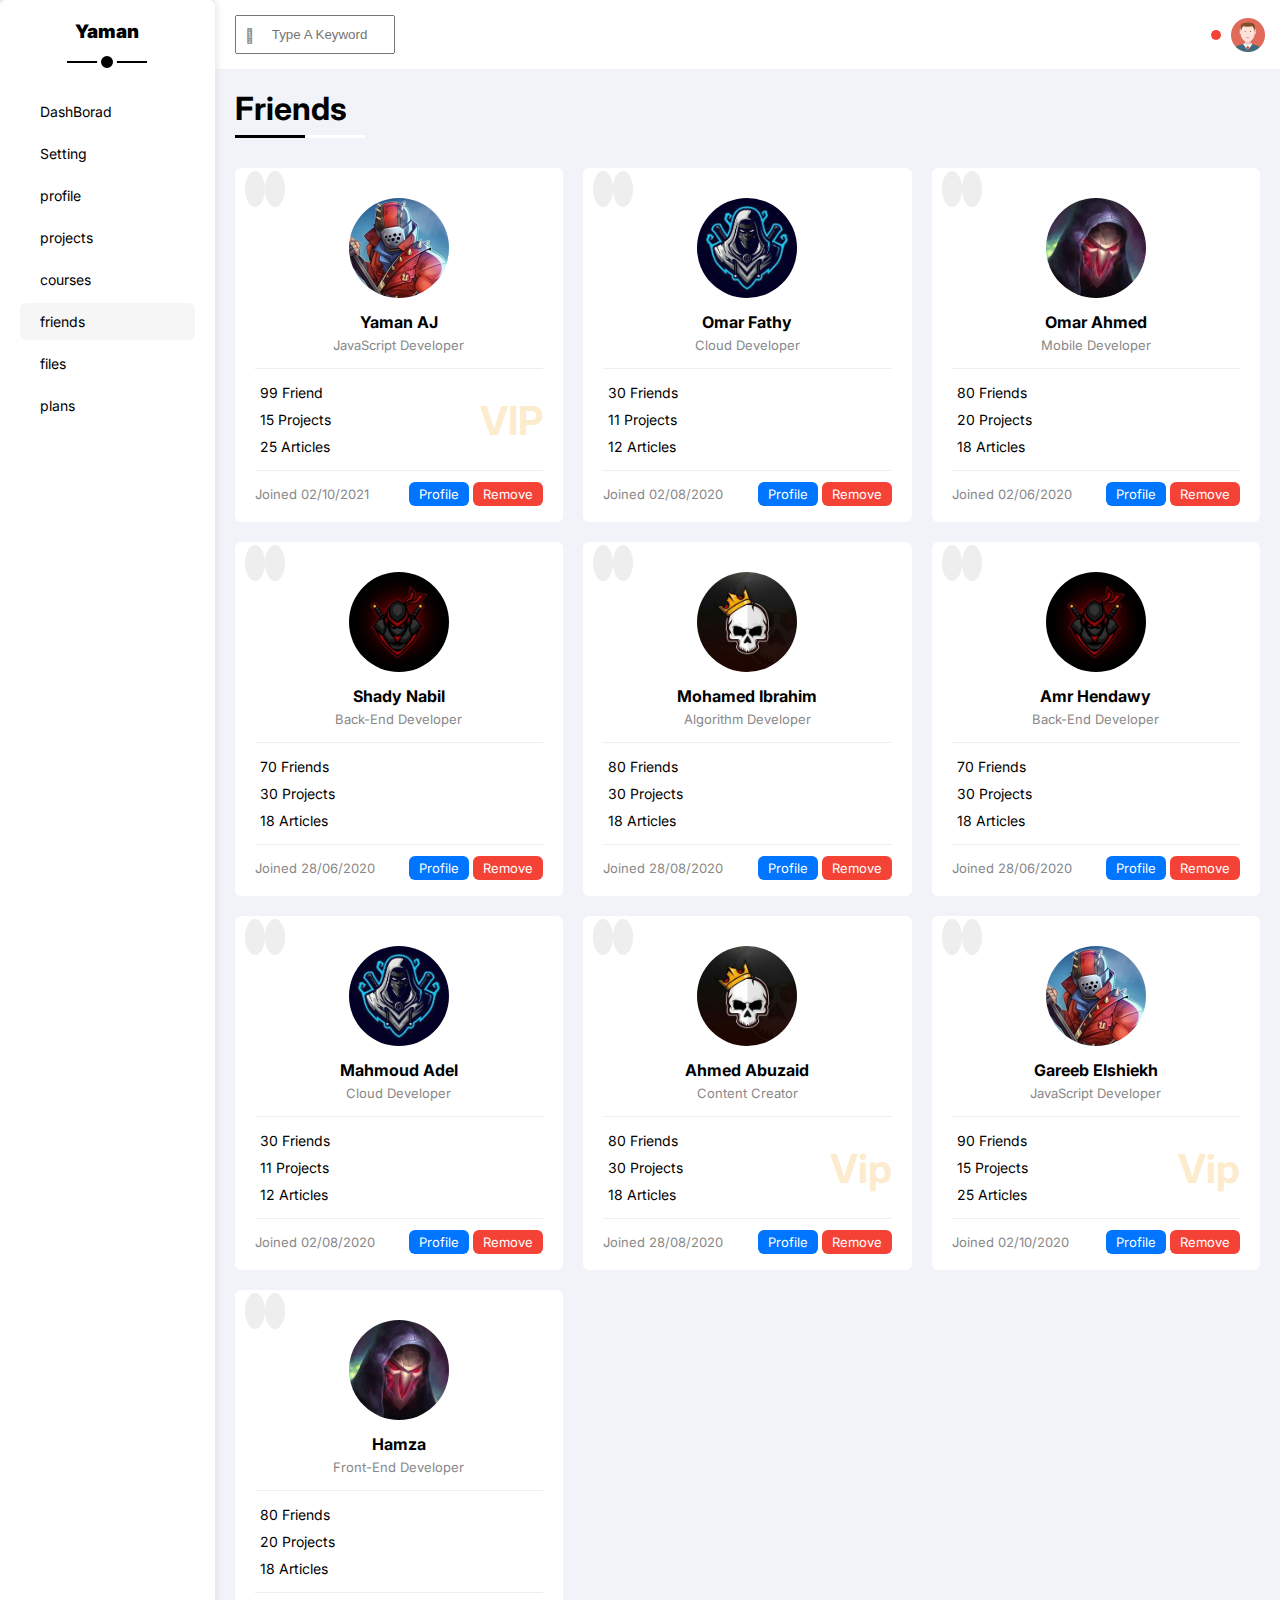
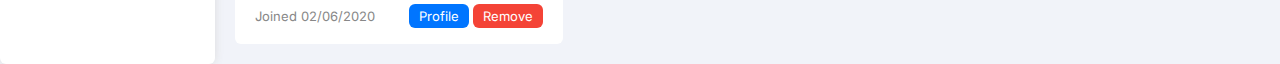
<file: friends.html>
<!DOCTYPE html>
<html lang="en">
  <head>
    <meta charset="UTF-8">
    <meta name="viewport" content="width=device-width, initial-scale=1.0">
    <title>DashBoard-Y</title>
    <!-- google fonts Inter -->
    <link rel="preconnect" href="https://fonts.googleapis.com">
    <link rel="preconnect" href="https://fonts.gstatic.com" crossorigin>
    <link
      href="https://fonts.googleapis.com/css2?family=Inter:wght@100..900&family=Open+Sans:ital,wght@0,300..800;1,300..800&display=swap"
      rel="stylesheet">
    <!-- font awsome css file -->
    <link rel="stylesheet" href="https://cdnjs.cloudflare.com/ajax/libs/font-awesome/6.5.1/css/all.min.css"
      integrity="sha512-DTOQO9RWCH3ppGqcWaEA1BIZOC6xxalwEsw9c2QQeAIftl+Vegovlnee1c9QX4TctnWMn13TZye+giMm8e2LwA=="
      crossorigin="anonymous" referrerpolicy="no-referrer" />
    <!-- my framework css file  -->
    <link rel="stylesheet" href="css/framework.css">
    <!-- the main css file -->
    <link rel="stylesheet" href="css/master.css">
  </head>
  <body>
    <div class="page d-flex">
      <div class="sidebar bg-white p-20 p-relative rad-6">
        <h3 class="p-relative txt-c mt-0">Yaman</h3>
        <ul>
          <li>
            <a class="d-flex align-center fs-14 c-black p-10 rad-6" href="index.html">
              <i class="fa-solid fa-square-poll-horizontal"></i>
              <span>DashBorad</span>
            </a>
          </li>
          <li>
            <a class="d-flex align-center fs-14 c-black p-10 rad-6" href="settings.html">
              <i class="fa-solid fa-gear"></i>
              <span>Setting</span>
            </a>
          </li>
          <li>
            <a class="d-flex align-center fs-14 c-black p-10 rad-6" href="profile.html">
              <i class="fa-solid fa-user"></i>
              <span>profile</span>
            </a>
          </li>
          <li>
            <a class="d-flex align-center fs-14 c-black p-10 rad-6" href="projects.html">
              <i class="fa-solid fa-diagram-project"></i>
              <span>projects</span>
            </a>
          </li>
          <li>
            <a class="d-flex align-center fs-14 c-black p-10 rad-6" href="courses.html">
              <i class="fa-solid fa-graduation-cap"></i>
              <span>courses</span>
            </a>
          </li>
          <li>
            <a class="active d-flex align-center fs-14 c-black p-10 rad-6" href="friends.html">
              <i class="fa-solid fa-users"></i>
              <span>friends</span>
            </a>
          </li>
          <li>
            <a class="d-flex align-center fs-14 c-black p-10 rad-6" href="files.html">
              <i class="fa-solid fa-file"></i>
              <span>files</span>
            </a>
          </li>
          <li>
            <a class="d-flex align-center fs-14 c-black p-10 rad-6" href="plans.html">
              <i class="fa-solid fa-credit-card"></i>
              <span>plans</span>
            </a>
          </li>
        </ul>
      </div>
      <div class="content w-full">
        <!-- Start Head -->
        <div class="head bg-white p-15 between-flex">
          <div class="search p-relative">
            <input class="p-10" type="search" placeholder="Type A Keyword" />
          </div>
          <div class="icons d-flex align-center">
            <span class="notification p-relative">
              <i class="fa-regular fa-bell fa-lg"></i>
            </span>
            <img src="imgs/avatar.png" alt="" />
          </div>
        </div>
        <!-- End Head -->
        <h1 class="p-relative">Friends</h1>
        <div class="friends-page d-grid m-20 gap-20">
          <div class="friend bg-white rad-6 p-20 p-relative">
            <div class="contact">
              <i class="fa-solid fa-phone"></i>
              <i class="fa-regular fa-envelope"></i>
            </div>
            <div class="txt-c">
              <img class="rad-half mt-10 mb-10 w-100 h-100" src="imgs/friend-01.jpg" alt="" />
              <h4 class="m-0">Yaman AJ</h4>
              <p class="c-grey fs-13 mt-5 mb-0">JavaScript Developer</p>
            </div>
            <div class="icons fs-14 p-relative">
              <div class="mb-10">
                <i class="fa-regular fa-face-smile fa-fw"></i>
                <span>99 Friend</span>
              </div>
              <div class="mb-10">
                <i class="fa-solid fa-code-commit fa-fw"></i>
                <span>15 Projects</span>
              </div>
              <div>
                <i class="fa-regular fa-newspaper fa-fw"></i>
                <span>25 Articles</span>
              </div>
              <span class="vip fw-bold c-orange">VIP</span>
            </div>
            <div class="info between-flex fs-13">
              <span class="c-grey">Joined 02/10/2021</span>
              <div>
                <a class="bg-blue c-white btn-shape" href="profile.html">Profile</a>
                <a class="bg-red c-white btn-shape" href="#">Remove</a>
              </div>
            </div>
          </div>
          <div class="friend bg-white rad-6 p-20 p-relative">
            <div class="contact">
              <i class="fa-solid fa-phone"></i>
              <i class="fa-regular fa-envelope"></i>
            </div>
            <div class="txt-c">
              <img class="rad-half mt-10 mb-10 w-100 h-100" src="imgs/friend-02.jpg" alt="" />
              <h4 class="m-0">Omar Fathy</h4>
              <p class="c-grey fs-13 mt-5 mb-0">Cloud Developer</p>
            </div>
            <div class="icons fs-14 p-relative">
              <div class="mb-10">
                <i class="fa-regular fa-face-smile fa-fw"></i>
                <span>30 Friends</span>
              </div>
              <div class="mb-10">
                <i class="fa-solid fa-code-commit fa-fw"></i>
                <span>11 Projects</span>
              </div>
              <div>
                <i class="fa-regular fa-newspaper fa-fw"></i>
                <span>12 Articles</span>
              </div>
            </div>
            <div class="info between-flex fs-13">
              <span class="c-grey">Joined 02/08/2020</span>
              <div>
                <a class="bg-blue c-white btn-shape" href="profile.html">Profile</a>
                <a class="bg-red c-white btn-shape" href="">Remove</a>
              </div>
            </div>
          </div>
          <div class="friend bg-white rad-6 p-20 p-relative">
            <div class="contact">
              <i class="fa-solid fa-phone"></i>
              <i class="fa-regular fa-envelope"></i>
            </div>
            <div class="txt-c">
              <img class="rad-half mt-10 mb-10 w-100 h-100" src="imgs/friend-03.jpg" alt="" />
              <h4 class="m-0">Omar Ahmed</h4>
              <p class="c-grey fs-13 mt-5 mb-0">Mobile Developer</p>
            </div>
            <div class="icons fs-14 p-relative">
              <div class="mb-10">
                <i class="fa-regular fa-face-smile fa-fw"></i>
                <span>80 Friends</span>
              </div>
              <div class="mb-10">
                <i class="fa-solid fa-code-commit fa-fw"></i>
                <span>20 Projects</span>
              </div>
              <div>
                <i class="fa-regular fa-newspaper fa-fw"></i>
                <span>18 Articles</span>
              </div>
            </div>
            <div class="info between-flex fs-13">
              <span class="c-grey">Joined 02/06/2020</span>
              <div>
                <a class="bg-blue c-white btn-shape" href="profile.html">Profile</a>
                <a class="bg-red c-white btn-shape" href="">Remove</a>
              </div>
            </div>
          </div>
          <div class="friend bg-white rad-6 p-20 p-relative">
            <div class="contact">
              <i class="fa-solid fa-phone"></i>
              <i class="fa-regular fa-envelope"></i>
            </div>
            <div class="txt-c">
              <img class="rad-half mt-10 mb-10 w-100 h-100" src="imgs/friend-04.jpg" alt="" />
              <h4 class="m-0">Shady Nabil</h4>
              <p class="c-grey fs-13 mt-5 mb-0">Back-End Developer</p>
            </div>
            <div class="icons fs-14 p-relative">
              <div class="mb-10">
                <i class="fa-regular fa-face-smile fa-fw"></i>
                <span>70 Friends</span>
              </div>
              <div class="mb-10">
                <i class="fa-solid fa-code-commit fa-fw"></i>
                <span>30 Projects</span>
              </div>
              <div>
                <i class="fa-regular fa-newspaper fa-fw"></i>
                <span>18 Articles</span>
              </div>
            </div>
            <div class="info between-flex fs-13">
              <span class="c-grey">Joined 28/06/2020</span>
              <div>
                <a class="bg-blue c-white btn-shape" href="profile.html">Profile</a>
                <a class="bg-red c-white btn-shape" href="">Remove</a>
              </div>
            </div>
          </div>
          <div class="friend bg-white rad-6 p-20 p-relative">
            <div class="contact">
              <i class="fa-solid fa-phone"></i>
              <i class="fa-regular fa-envelope"></i>
            </div>
            <div class="txt-c">
              <img class="rad-half mt-10 mb-10 w-100 h-100" src="imgs/friend-05.jpg" alt="" />
              <h4 class="m-0">Mohamed Ibrahim</h4>
              <p class="c-grey fs-13 mt-5 mb-0">Algorithm Developer</p>
            </div>
            <div class="icons fs-14 p-relative">
              <div class="mb-10">
                <i class="fa-regular fa-face-smile fa-fw"></i>
                <span>80 Friends</span>
              </div>
              <div class="mb-10">
                <i class="fa-solid fa-code-commit fa-fw"></i>
                <span>30 Projects</span>
              </div>
              <div>
                <i class="fa-regular fa-newspaper fa-fw"></i>
                <span>18 Articles</span>
              </div>
            </div>
            <div class="info between-flex fs-13">
              <span class="c-grey">Joined 28/08/2020</span>
              <div>
                <a class="bg-blue c-white btn-shape" href="profile.html">Profile</a>
                <a class="bg-red c-white btn-shape" href="">Remove</a>
              </div>
            </div>
          </div>
          <div class="friend bg-white rad-6 p-20 p-relative">
            <div class="contact">
              <i class="fa-solid fa-phone"></i>
              <i class="fa-regular fa-envelope"></i>
            </div>
            <div class="txt-c">
              <img class="rad-half mt-10 mb-10 w-100 h-100" src="imgs/friend-04.jpg" alt="" />
              <h4 class="m-0">Amr Hendawy</h4>
              <p class="c-grey fs-13 mt-5 mb-0">Back-End Developer</p>
            </div>
            <div class="icons fs-14 p-relative">
              <div class="mb-10">
                <i class="fa-regular fa-face-smile fa-fw"></i>
                <span>70 Friends</span>
              </div>
              <div class="mb-10">
                <i class="fa-solid fa-code-commit fa-fw"></i>
                <span>30 Projects</span>
              </div>
              <div>
                <i class="fa-regular fa-newspaper fa-fw"></i>
                <span>18 Articles</span>
              </div>
            </div>
            <div class="info between-flex fs-13">
              <span class="c-grey">Joined 28/06/2020</span>
              <div>
                <a class="bg-blue c-white btn-shape" href="profile.html">Profile</a>
                <a class="bg-red c-white btn-shape" href="">Remove</a>
              </div>
            </div>
          </div>
          <div class="friend bg-white rad-6 p-20 p-relative">
            <div class="contact">
              <i class="fa-solid fa-phone"></i>
              <i class="fa-regular fa-envelope"></i>
            </div>
            <div class="txt-c">
              <img class="rad-half mt-10 mb-10 w-100 h-100" src="imgs/friend-02.jpg" alt="" />
              <h4 class="m-0">Mahmoud Adel</h4>
              <p class="c-grey fs-13 mt-5 mb-0">Cloud Developer</p>
            </div>
            <div class="icons fs-14 p-relative">
              <div class="mb-10">
                <i class="fa-regular fa-face-smile fa-fw"></i>
                <span>30 Friends</span>
              </div>
              <div class="mb-10">
                <i class="fa-solid fa-code-commit fa-fw"></i>
                <span>11 Projects</span>
              </div>
              <div>
                <i class="fa-regular fa-newspaper fa-fw"></i>
                <span>12 Articles</span>
              </div>
            </div>
            <div class="info between-flex fs-13">
              <span class="c-grey">Joined 02/08/2020</span>
              <div>
                <a class="bg-blue c-white btn-shape" href="profile.html">Profile</a>
                <a class="bg-red c-white btn-shape" href="">Remove</a>
              </div>
            </div>
          </div>
          <div class="friend bg-white rad-6 p-20 p-relative">
            <div class="contact">
              <i class="fa-solid fa-phone"></i>
              <i class="fa-regular fa-envelope"></i>
            </div>
            <div class="txt-c">
              <img class="rad-half mt-10 mb-10 w-100 h-100" src="imgs/friend-05.jpg" alt="" />
              <h4 class="m-0">Ahmed Abuzaid</h4>
              <p class="c-grey fs-13 mt-5 mb-0">Content Creator</p>
            </div>
            <div class="icons fs-14 p-relative">
              <div class="mb-10">
                <i class="fa-regular fa-face-smile fa-fw"></i>
                <span>80 Friends</span>
              </div>
              <div class="mb-10">
                <i class="fa-solid fa-code-commit fa-fw"></i>
                <span>30 Projects</span>
              </div>
              <div>
                <i class="fa-regular fa-newspaper fa-fw"></i>
                <span>18 Articles</span>
              </div>
              <span class="vip fw-bold c-orange">Vip</span>
            </div>
            <div class="info between-flex fs-13">
              <span class="c-grey">Joined 28/08/2020</span>
              <div>
                <a class="bg-blue c-white btn-shape" href="profile.html">Profile</a>
                <a class="bg-red c-white btn-shape" href="">Remove</a>
              </div>
            </div>
          </div>
          <div class="friend bg-white rad-6 p-20 p-relative">
            <div class="contact">
              <i class="fa-solid fa-phone"></i>
              <i class="fa-regular fa-envelope"></i>
            </div>
            <div class="txt-c">
              <img class="rad-half mt-10 mb-10 w-100 h-100" src="imgs/friend-01.jpg" alt="" />
              <h4 class="m-0">Gareeb Elshiekh</h4>
              <p class="c-grey fs-13 mt-5 mb-0">JavaScript Developer</p>
            </div>
            <div class="icons fs-14 p-relative">
              <div class="mb-10">
                <i class="fa-regular fa-face-smile fa-fw"></i>
                <span>90 Friends</span>
              </div>
              <div class="mb-10">
                <i class="fa-solid fa-code-commit fa-fw"></i>
                <span>15 Projects</span>
              </div>
              <div>
                <i class="fa-regular fa-newspaper fa-fw"></i>
                <span>25 Articles</span>
              </div>
              <span class="vip fw-bold c-orange">Vip</span>
            </div>
            <div class="info between-flex fs-13">
              <span class="c-grey">Joined 02/10/2020</span>
              <div>
                <a class="bg-blue c-white btn-shape" href="profile.html">Profile</a>
                <a class="bg-red c-white btn-shape" href="">Remove</a>
              </div>
            </div>
          </div>
          <div class="friend bg-white rad-6 p-20 p-relative">
            <div class="contact">
              <i class="fa-solid fa-phone"></i>
              <i class="fa-regular fa-envelope"></i>
            </div>
            <div class="txt-c">
              <img class="rad-half mt-10 mb-10 w-100 h-100" src="imgs/friend-03.jpg" alt="" />
              <h4 class="m-0">Hamza</h4>
              <p class="c-grey fs-13 mt-5 mb-0">Front-End Developer</p>
            </div>
            <div class="icons fs-14 p-relative">
              <div class="mb-10">
                <i class="fa-regular fa-face-smile fa-fw"></i>
                <span>80 Friends</span>
              </div>
              <div class="mb-10">
                <i class="fa-solid fa-code-commit fa-fw"></i>
                <span>20 Projects</span>
              </div>
              <div>
                <i class="fa-regular fa-newspaper fa-fw"></i>
                <span>18 Articles</span>
              </div>
            </div>
            <div class="info between-flex fs-13">
              <span class="c-grey">Joined 02/06/2020</span>
              <div>
                <a class="bg-blue c-white btn-shape" href="profile.html">Profile</a>
                <a class="bg-red c-white btn-shape" href="">Remove</a>
              </div>
            </div>
          </div>
        </div>
      </div>
    </div>
  </body>
</html>
</file>
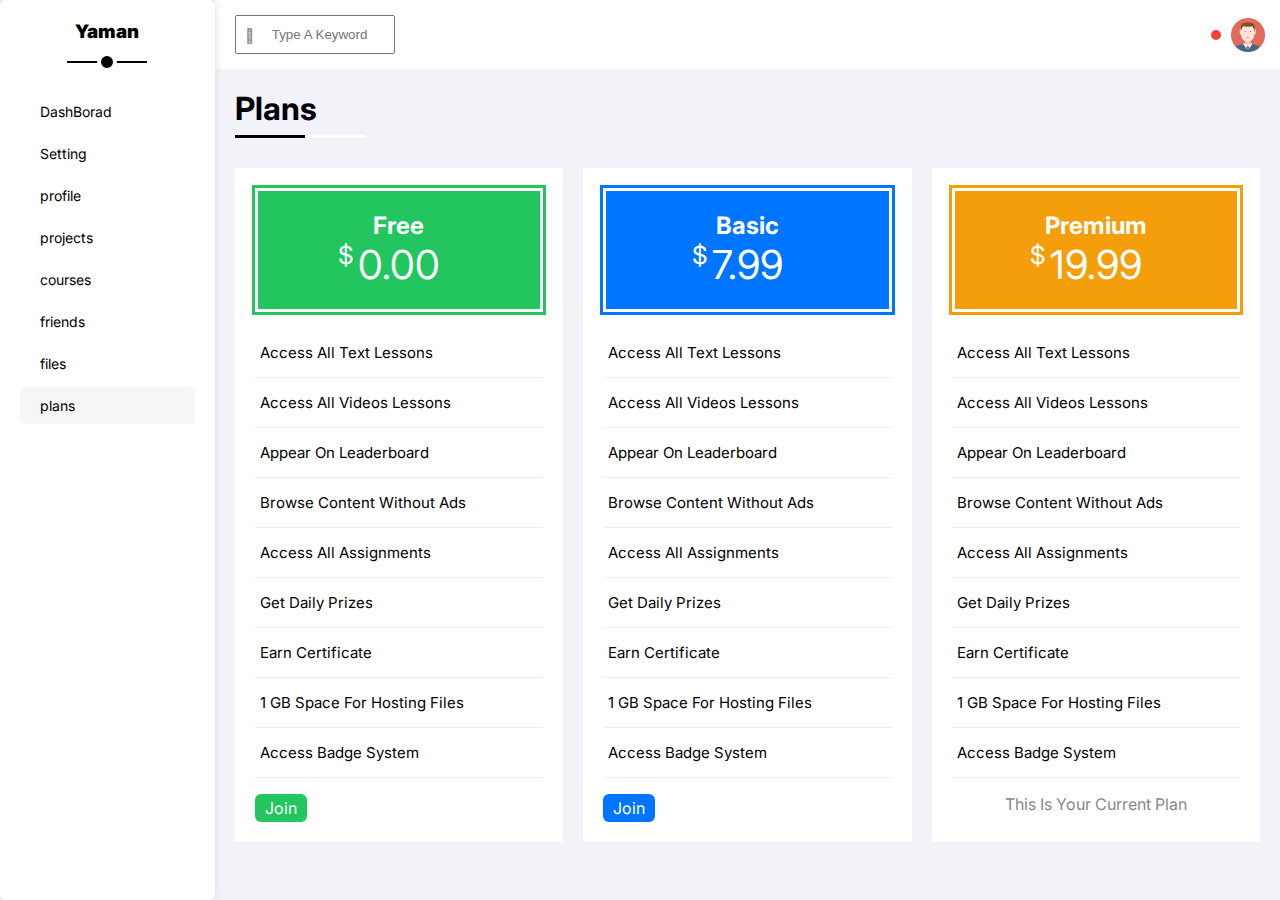
<file: plans.html>
<!DOCTYPE html>
<html lang="en">
  <head>
    <meta charset="UTF-8">
    <meta name="viewport" content="width=device-width, initial-scale=1.0">
    <title>DashBoard-Y</title>
    <!-- google fonts Inter -->
    <link rel="preconnect" href="https://fonts.googleapis.com">
    <link rel="preconnect" href="https://fonts.gstatic.com" crossorigin>
    <link
      href="https://fonts.googleapis.com/css2?family=Inter:wght@100..900&family=Open+Sans:ital,wght@0,300..800;1,300..800&display=swap"
      rel="stylesheet">
    <!-- font awsome css file -->
    <link rel="stylesheet" href="https://cdnjs.cloudflare.com/ajax/libs/font-awesome/6.5.1/css/all.min.css"
      integrity="sha512-DTOQO9RWCH3ppGqcWaEA1BIZOC6xxalwEsw9c2QQeAIftl+Vegovlnee1c9QX4TctnWMn13TZye+giMm8e2LwA=="
      crossorigin="anonymous" referrerpolicy="no-referrer" />
    <!-- my framework css file  -->
    <link rel="stylesheet" href="css/framework.css">
    <!-- the main css file -->
    <link rel="stylesheet" href="css/master.css">
  </head>
  <body>
    <div class="page d-flex">
      <div class="sidebar bg-white p-20 p-relative rad-6">
        <h3 class="p-relative txt-c mt-0">Yaman</h3>
        <ul>
          <li>
            <a class="d-flex align-center fs-14 c-black p-10 rad-6" href="index.html">
              <i class="fa-solid fa-square-poll-horizontal"></i>
              <span>DashBorad</span>
            </a>
          </li>
          <li>
            <a class="d-flex align-center fs-14 c-black p-10 rad-6" href="settings.html">
              <i class="fa-solid fa-gear"></i>
              <span>Setting</span>
            </a>
          </li>
          <li>
            <a class="d-flex align-center fs-14 c-black p-10 rad-6" href="profile.html">
              <i class="fa-solid fa-user"></i>
              <span>profile</span>
            </a>
          </li>
          <li>
            <a class="d-flex align-center fs-14 c-black p-10 rad-6" href="projects.html">
              <i class="fa-solid fa-diagram-project"></i>
              <span>projects</span>
            </a>
          </li>
          <li>
            <a class="d-flex align-center fs-14 c-black p-10 rad-6" href="courses.html">
              <i class="fa-solid fa-graduation-cap"></i>
              <span>courses</span>
            </a>
          </li>
          <li>
            <a class="d-flex align-center fs-14 c-black p-10 rad-6" href="friends.html">
              <i class="fa-solid fa-users"></i>
              <span>friends</span>
            </a>
          </li>
          <li>
            <a class="d-flex align-center fs-14 c-black p-10 rad-6" href="files.html">
              <i class="fa-solid fa-file"></i>
              <span>files</span>
            </a>
          </li>
          <li>
            <a class="active d-flex align-center fs-14 c-black p-10 rad-6" href="plans.html">
              <i class="fa-solid fa-credit-card"></i>
              <span>plans</span>
            </a>
          </li>
        </ul>
      </div>
      <div class="content w-full">
        <!-- Start Head -->
        <div class="head bg-white p-15 between-flex">
          <div class="search p-relative">
            <input class="p-10" type="search" placeholder="Type A Keyword" />
          </div>
          <div class="icons d-flex align-center">
            <span class="notification p-relative">
              <i class="fa-regular fa-bell fa-lg"></i>
            </span>
            <img src="imgs/avatar.png" alt="" />
          </div>
        </div>
        <!-- End Head -->
        <h1 class="p-relative">Plans</h1>
        <div class="plans-page d-grid m-20 gap-20">
          <div class="plan green bg-white p-20">
            <div class="top bg-green txt-c p-20">
              <h2 class="m-0 c-white">Free</h2>
              <div class="price c-white"><span>$</span>0.00</div>
            </div>
            <ul>
              <li>
                <i class="fa-solid fa-check fa-fw yes"></i>
                <span>Access All Text Lessons</span>
                <i class="fa-solid fa-circle-info help"></i>
              </li>
              <li>
                <i class="fa-solid fa-check fa-fw yes"></i>
                <span>Access All Videos Lessons</span>
                <i class="fa-solid fa-circle-info help"></i>
              </li>
              <li>
                <i class="fa-solid fa-check fa-fw yes"></i>
                <span>Appear On Leaderboard</span>
                <i class="fa-solid fa-circle-info help"></i>
              </li>
              <li>
                <i class="fa-solid fa-xmark fa-fw"></i>
                <span>Browse Content Without Ads</span>
                <i class="fa-solid fa-circle-info help"></i>
              </li>
              <li>
                <i class="fa-solid fa-xmark fa-fw"></i>
                <span>Access All Assignments</span>
                <i class="fa-solid fa-circle-info help"></i>
              </li>
              <li>
                <i class="fa-solid fa-xmark fa-fw"></i>
                <span>Get Daily Prizes</span>
                <i class="fa-solid fa-circle-info help"></i>
              </li>
              <li>
                <i class="fa-solid fa-xmark fa-fw"></i>
                <span>Earn Certificate</span>
                <i class="fa-solid fa-circle-info help"></i>
              </li>
              <li>
                <i class="fa-solid fa-xmark fa-fw"></i>
                <span>1 GB Space For Hosting Files</span>
                <i class="fa-solid fa-circle-info help"></i>
              </li>
              <li>
                <i class="fa-solid fa-xmark fa-fw"></i>
                <span>Access Badge System</span>
                <i class="fa-solid fa-circle-info help"></i>
              </li>
            </ul>
            <a href="#" class="btn-shape bg-green c-white d-block w-fit">Join</a>
          </div>
          <!-- Start Plan -->
          <div class="plan blue bg-white p-20">
            <div class="top bg-blue txt-c p-20">
              <h2 class="m-0 c-white">Basic</h2>
              <div class="price c-white"><span>$</span>7.99</div>
            </div>
            <ul class="list-none p-0">
              <li>
                <i class="fa-solid fa-check fa-fw yes"></i>
                <span>Access All Text Lessons</span>
                <i class="fa-solid fa-circle-info help"></i>
              </li>
              <li>
                <i class="fa-solid fa-check fa-fw yes"></i>
                <span>Access All Videos Lessons</span>
                <i class="fa-solid fa-circle-info help"></i>
              </li>
              <li>
                <i class="fa-solid fa-check fa-fw yes"></i>
                <span>Appear On Leaderboard</span>
                <i class="fa-solid fa-circle-info help"></i>
              </li>
              <li>
                <i class="fa-solid fa-check fa-fw yes"></i>
                <span>Browse Content Without Ads</span>
                <i class="fa-solid fa-circle-info help"></i>
              </li>
              <li>
                <i class="fa-solid fa-check fa-fw yes"></i>
                <span>Access All Assignments</span>
                <i class="fa-solid fa-circle-info help"></i>
              </li>
              <li>
                <i class="fa-solid fa-check fa-fw yes"></i>
                <span>Get Daily Prizes</span>
                <i class="fa-solid fa-circle-info help"></i>
              </li>
              <li>
                <i class="fa-solid fa-check fa-fw yes"></i>
                <span>Earn Certificate</span>
                <i class="fa-solid fa-circle-info help"></i>
              </li>
              <li>
                <i class="fa-solid fa-xmark fa-fw"></i>
                <span>1 GB Space For Hosting Files</span>
                <i class="fa-solid fa-circle-info help"></i>
              </li>
              <li>
                <i class="fa-solid fa-xmark fa-fw"></i>
                <span>Access Badge System</span>
                <i class="fa-solid fa-circle-info help"></i>
              </li>
            </ul>
            <a href="#" class="btn-shape bg-blue c-white d-block w-fit">Join</a>
          </div>
          <!-- End Plan -->
          <!-- Start Plan -->
          <div class="plan orange bg-white p-20">
            <div class="top bg-orange txt-c p-20">
              <h2 class="m-0 c-white">Premium</h2>
              <div class="price c-white"><span>$</span>19.99</div>
            </div>
            <ul class="list-none p-0">
              <li>
                <i class="fa-solid fa-check fa-fw yes"></i>
                <span>Access All Text Lessons</span>
                <i class="fa-solid fa-circle-info help"></i>
              </li>
              <li>
                <i class="fa-solid fa-check fa-fw yes"></i>
                <span>Access All Videos Lessons</span>
                <i class="fa-solid fa-circle-info help"></i>
              </li>
              <li>
                <i class="fa-solid fa-check fa-fw yes"></i>
                <span>Appear On Leaderboard</span>
                <i class="fa-solid fa-circle-info help"></i>
              </li>
              <li>
                <i class="fa-solid fa-check fa-fw yes"></i>
                <span>Browse Content Without Ads</span>
                <i class="fa-solid fa-circle-info help"></i>
              </li>
              <li>
                <i class="fa-solid fa-check fa-fw yes"></i>
                <span>Access All Assignments</span>
                <i class="fa-solid fa-circle-info help"></i>
              </li>
              <li>
                <i class="fa-solid fa-check fa-fw yes"></i>
                <span>Get Daily Prizes</span>
                <i class="fa-solid fa-circle-info help"></i>
              </li>
              <li>
                <i class="fa-solid fa-check fa-fw yes"></i>
                <span>Earn Certificate</span>
                <i class="fa-solid fa-circle-info help"></i>
              </li>
              <li>
                <i class="fa-solid fa-check fa-fw yes"></i>
                <span>1 GB Space For Hosting Files</span>
                <i class="fa-solid fa-circle-info help"></i>
              </li>
              <li>
                <i class="fa-solid fa-check fa-fw yes"></i>
                <span>Access Badge System</span>
                <i class="fa-solid fa-circle-info help"></i>
              </li>
            </ul>
            <p class="c-grey m-0 txt-c">This Is Your Current Plan</p>
          </div>
          <!-- End Plan -->
        </div>
      </div>
    </div>
  </body>
</html>
</file>
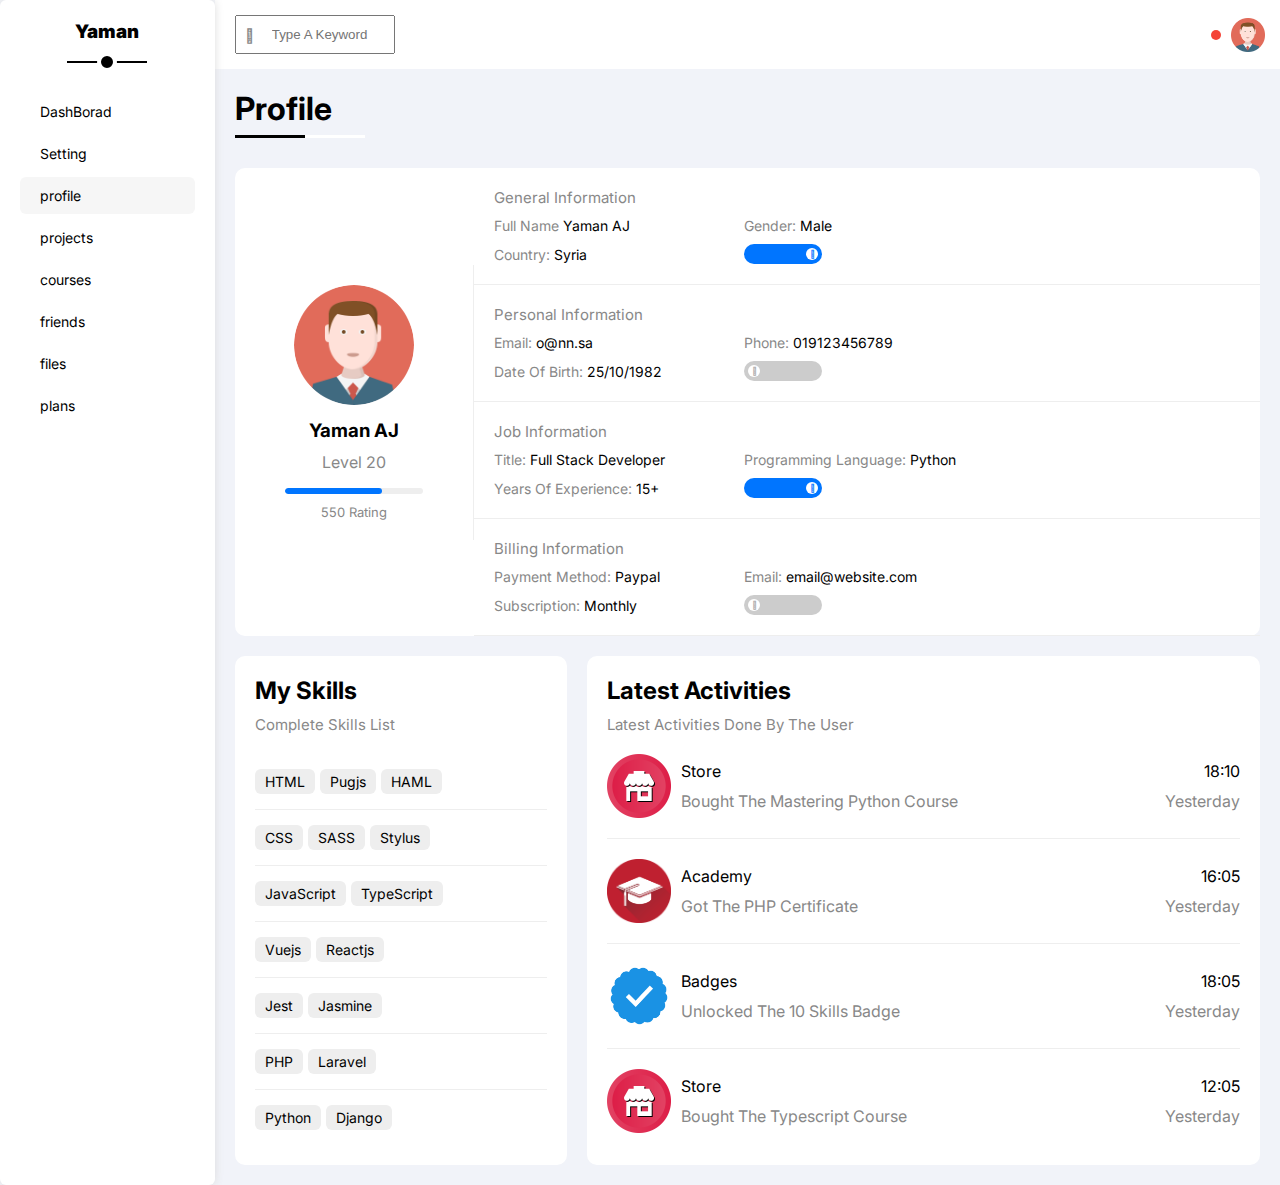
<file: profile.html>
<!DOCTYPE html>
<html lang="en">
  <head>
    <meta charset="UTF-8">
    <meta name="viewport" content="width=device-width, initial-scale=1.0">
    <title>DashBoard-Y</title>
    <!-- google fonts Inter -->
    <link rel="preconnect" href="https://fonts.googleapis.com">
    <link rel="preconnect" href="https://fonts.gstatic.com" crossorigin>
    <link
      href="https://fonts.googleapis.com/css2?family=Inter:wght@100..900&family=Open+Sans:ital,wght@0,300..800;1,300..800&display=swap"
      rel="stylesheet">
    <!-- font awsome css file -->
    <link rel="stylesheet" href="https://cdnjs.cloudflare.com/ajax/libs/font-awesome/6.5.1/css/all.min.css"
      integrity="sha512-DTOQO9RWCH3ppGqcWaEA1BIZOC6xxalwEsw9c2QQeAIftl+Vegovlnee1c9QX4TctnWMn13TZye+giMm8e2LwA=="
      crossorigin="anonymous" referrerpolicy="no-referrer" />
    <!-- my framework css file  -->
    <link rel="stylesheet" href="css/framework.css">
    <!-- the main css file -->
    <link rel="stylesheet" href="css/master.css">
  </head>
  <body>
    <div class="page d-flex">
      <div class="sidebar bg-white p-20 p-relative rad-6">
        <h3 class="p-relative txt-c mt-0">Yaman</h3>
        <ul>
          <li>
            <a class="d-flex align-center fs-14 c-black p-10 rad-6" href="index.html">
              <i class="fa-solid fa-square-poll-horizontal"></i>
              <span>DashBorad</span>
            </a>
          </li>
          <li>
            <a class="d-flex align-center fs-14 c-black p-10 rad-6" href="settings.html">
              <i class="fa-solid fa-gear"></i>
              <span>Setting</span>
            </a>
          </li>
          <li>
            <a class="active d-flex align-center fs-14 c-black p-10 rad-6" href="profile.html">
              <i class="fa-solid fa-user"></i>
              <span>profile</span>
            </a>
          </li>
          <li>
            <a class="d-flex align-center fs-14 c-black p-10 rad-6" href="projects.html">
              <i class="fa-solid fa-diagram-project"></i>
              <span>projects</span>
            </a>
          </li>
          <li>
            <a class="d-flex align-center fs-14 c-black p-10 rad-6" href="courses.html">
              <i class="fa-solid fa-graduation-cap"></i>
              <span>courses</span>
            </a>
          </li>
          <li>
            <a class="d-flex align-center fs-14 c-black p-10 rad-6" href="friends.html">
              <i class="fa-solid fa-users"></i>
              <span>friends</span>
            </a>
          </li>
          <li>
            <a class="d-flex align-center fs-14 c-black p-10 rad-6" href="files.html">
              <i class="fa-solid fa-file"></i>
              <span>files</span>
            </a>
          </li>
          <li>
            <a class="d-flex align-center fs-14 c-black p-10 rad-6" href="plans.html">
              <i class="fa-solid fa-credit-card"></i>
              <span>plans</span>
            </a>
          </li>
        </ul>
      </div>
      <div class="content w-full">
        <!-- Start Head -->
        <div class="head bg-white p-15 between-flex">
          <div class="search p-relative">
            <input class="p-10" type="search" placeholder="Type A Keyword" />
          </div>
          <div class="icons d-flex align-center">
            <span class="notification p-relative">
              <i class="fa-regular fa-bell fa-lg"></i>
            </span>
            <img src="imgs/avatar.png" alt="" />
          </div>
        </div>
        <!-- End Head -->
        <h1 class="p-relative">Profile</h1>
        <div class="profile-page m-20">
          <!-- Start Overview -->
          <div class="overview bg-white rad-10 d-flex align-center">
            <div class="avatar-box txt-c p-20">
              <img class="rad-half mb-10" src="imgs/avatar.png" alt="" />
              <h3 class="m-0">Yaman AJ</h3>
              <p class="c-grey mt-10">Level 20</p>
              <div class="level rad-6 bg-eee p-relative">
                <span style="width: 70%"></span>
              </div>
              <div class="rating mt-10 mb-10">
                <i class="fa-solid fa-star c-orange fs-13"></i>
                <i class="fa-solid fa-star c-orange fs-13"></i>
                <i class="fa-solid fa-star c-orange fs-13"></i>
                <i class="fa-solid fa-star c-orange fs-13"></i>
                <i class="fa-solid fa-star c-orange fs-13"></i>
              </div>
              <p class="c-grey m-0 fs-13">550 Rating</p>
            </div>
            <div class="info-box w-full txt-c-mobile">
              <!-- Start Information Row -->
              <div class="box p-20 d-flex align-center">
                <h4 class="c-grey fs-15 m-0 w-full">General Information</h4>
                <div class="fs-14">
                  <span class="c-grey">Full Name</span>
                  <span>Yaman AJ</span>
                </div>
                <div class="fs-14">
                  <span class="c-grey">Gender:</span>
                  <span>Male</span>
                </div>
                <div class="fs-14">
                  <span class="c-grey">Country:</span>
                  <span>Syria</span>
                </div>
                <div class="fs-14">
                  <label>
                    <input class="toggle-checkbox" type="checkbox" checked />
                    <div class="toggle-switch"></div>
                  </label>
                </div>
              </div>
              <!-- End Information Row -->
              <!-- Start Information Row -->
              <div class="box p-20 d-flex align-center">
                <h4 class="c-grey w-full fs-15 m-0">Personal Information</h4>
                <div class="fs-14">
                  <span class="c-grey">Email:</span>
                  <span>o@nn.sa</span>
                </div>
                <div class="fs-14">
                  <span class="c-grey">Phone:</span>
                  <span>019123456789</span>
                </div>
                <div class="fs-14">
                  <span class="c-grey">Date Of Birth:</span>
                  <span>25/10/1982</span>
                </div>
                <div class="fs-14">
                  <label>
                    <input class="toggle-checkbox" type="checkbox" />
                    <div class="toggle-switch"></div>
                  </label>
                </div>
              </div>
              <!-- End Information Row -->
              <!-- Start Information Row -->
              <div class="box p-20 d-flex align-center">
                <h4 class="c-grey w-full fs-15 m-0">Job Information</h4>
                <div class="fs-14">
                  <span class="c-grey">Title:</span>
                  <span>Full Stack Developer</span>
                </div>
                <div class="fs-14">
                  <span class="c-grey">Programming Language:</span>
                  <span>Python</span>
                </div>
                <div class="fs-14">
                  <span class="c-grey">Years Of Experience:</span>
                  <span>15+</span>
                </div>
                <div class="fs-14">
                  <label>
                    <input class="toggle-checkbox" type="checkbox" checked />
                    <div class="toggle-switch"></div>
                  </label>
                </div>
              </div>
              <!-- End Information Row -->
              <!-- Start Information Row -->
              <div class="box p-20 d-flex align-center">
                <h4 class="c-grey w-full fs-15 m-0">Billing Information</h4>
                <div class="fs-14">
                  <span class="c-grey">Payment Method:</span>
                  <span>Paypal</span>
                </div>
                <div class="fs-14">
                  <span class="c-grey">Email:</span>
                  <span>email@website.com</span>
                </div>
                <div class="fs-14">
                  <span class="c-grey">Subscription:</span>
                  <span>Monthly</span>
                </div>
                <div class="fs-14">
                  <label>
                    <input class="toggle-checkbox" type="checkbox" />
                    <div class="toggle-switch"></div>
                  </label>
                </div>
              </div>
              <!-- End Information Row -->
            </div>
          </div>
          <!-- End Overview -->
          <!-- Start Other Data -->
          <div class="other-data d-flex gap-20">
            <div class="skills-card p-20 bg-white rad-10 mt-20">
              <h2 class="mt-0 mb-10">My Skills</h2>
              <p class="mt-0 mb-20 c-grey fs-15">Complete Skills List</p>
              <ul class="m-0 txt-c-mobile">
                <li><span>HTML</span><span>Pugjs</span><span>HAML</span></li>
                <li><span>CSS</span><span>SASS</span><span>Stylus</span></li>
                <li><span>JavaScript</span><span>TypeScript</span></li>
                <li><span>Vuejs</span><span>Reactjs</span></li>
                <li><span>Jest</span><span>Jasmine</span></li>
                <li><span>PHP</span><span>Laravel</span></li>
                <li><span>Python</span><span>Django</span></li>
              </ul>
            </div>
            <div class="activities p-20 bg-white rad-10 mt-20">
              <h2 class="mt-0 mb-10">Latest Activities</h2>
              <p class="mt-0 mb-20 c-grey fs-15">Latest Activities Done By The User</p>
              <div class="activity d-flex align-center txt-c-mobile">
                <img src="imgs/activity-01.png" alt="" />
                <div class="info">
                  <span class="d-block mb-10">Store</span>
                  <span class="c-grey">Bought The Mastering Python Course</span>
                </div>
                <div class="date">
                  <span class="d-block mb-10">18:10</span>
                  <span class="c-grey">Yesterday</span>
                </div>
              </div>
              <div class="activity d-flex align-center txt-c-mobile">
                <img src="imgs/activity-02.png" alt="" />
                <div class="info">
                  <span class="d-block mb-10">Academy</span>
                  <span class="c-grey">Got The PHP Certificate</span>
                </div>
                <div class="date">
                  <span class="d-block mb-10">16:05</span>
                  <span class="c-grey">Yesterday</span>
                </div>
              </div>
              <div class="activity d-flex align-center txt-c-mobile">
                <img src="imgs/activity-03.png" alt="" />
                <div class="info">
                  <span class="d-block mb-10">Badges</span>
                  <span class="c-grey">Unlocked The 10 Skills Badge</span>
                </div>
                <div class="date">
                  <span class="d-block mb-10">18:05</span>
                  <span class="c-grey">Yesterday</span>
                </div>
              </div>
              <div class="activity d-flex align-center txt-c-mobile">
                <img src="imgs/activity-01.png" alt="" />
                <div class="info">
                  <span class="d-block mb-10">Store</span>
                  <span class="c-grey">Bought The Typescript Course</span>
                </div>
                <div class="date">
                  <span class="d-block mb-10">12:05</span>
                  <span class="c-grey">Yesterday</span>
                </div>
              </div>
            </div>
          </div>
          <!-- End Other Data -->
        </div>
      </div>
    </div>
  </body>
</html>
</file>
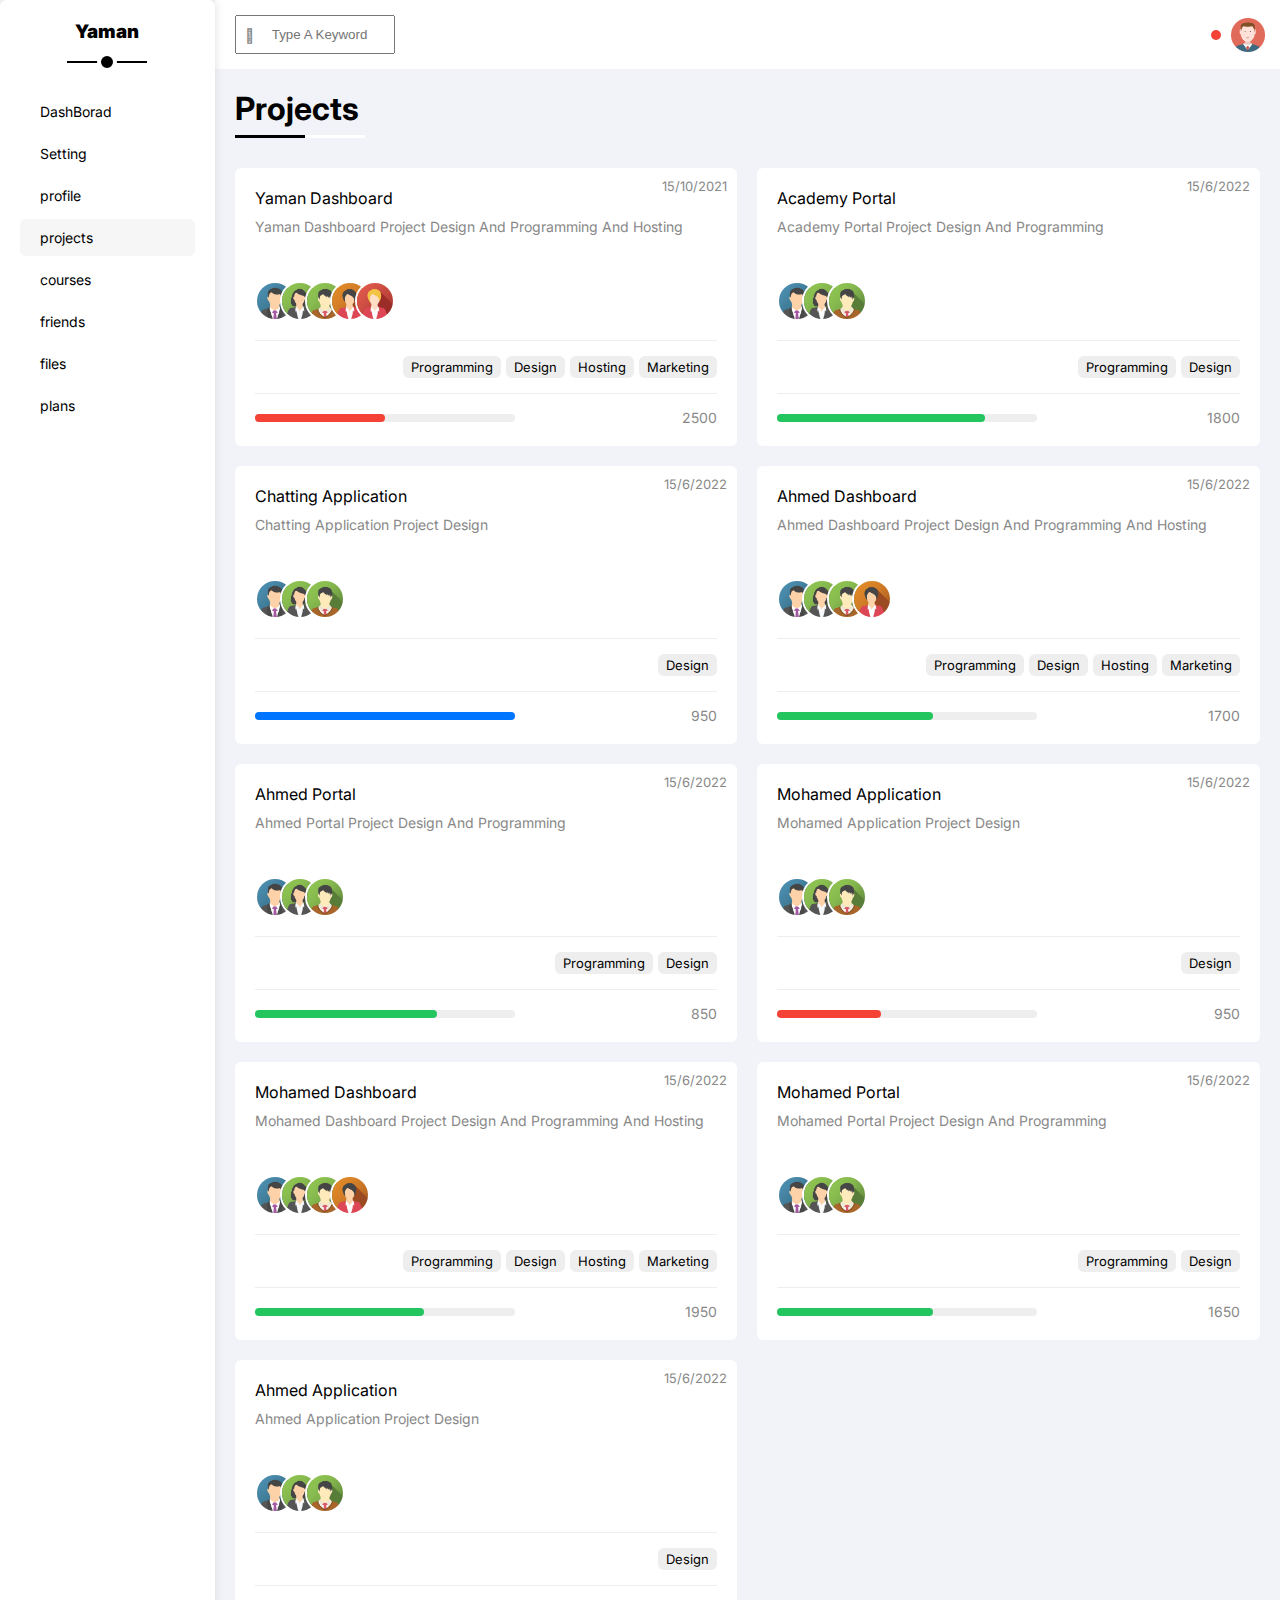
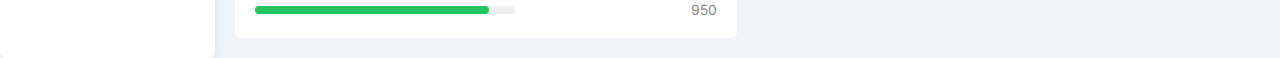
<file: projects.html>
<!DOCTYPE html>
<html lang="en">
  <head>
    <meta charset="UTF-8">
    <meta name="viewport" content="width=device-width, initial-scale=1.0">
    <title>DashBoard-Y</title>
    <!-- google fonts Inter -->
    <link rel="preconnect" href="https://fonts.googleapis.com">
    <link rel="preconnect" href="https://fonts.gstatic.com" crossorigin>
    <link
      href="https://fonts.googleapis.com/css2?family=Inter:wght@100..900&family=Open+Sans:ital,wght@0,300..800;1,300..800&display=swap"
      rel="stylesheet">
    <!-- font awsome css file -->
    <link rel="stylesheet" href="https://cdnjs.cloudflare.com/ajax/libs/font-awesome/6.5.1/css/all.min.css"
      integrity="sha512-DTOQO9RWCH3ppGqcWaEA1BIZOC6xxalwEsw9c2QQeAIftl+Vegovlnee1c9QX4TctnWMn13TZye+giMm8e2LwA=="
      crossorigin="anonymous" referrerpolicy="no-referrer" />
    <!-- my framework css file  -->
    <link rel="stylesheet" href="css/framework.css">
    <!-- the main css file -->
    <link rel="stylesheet" href="css/master.css">
  </head>
  <body>
    <div class="page d-flex">
      <div class="sidebar bg-white p-20 p-relative rad-6">
        <h3 class="p-relative txt-c mt-0">Yaman</h3>
        <ul>
          <li>
            <a class="d-flex align-center fs-14 c-black p-10 rad-6" href="index.html">
              <i class="fa-solid fa-square-poll-horizontal"></i>
              <span>DashBorad</span>
            </a>
          </li>
          <li>
            <a class="d-flex align-center fs-14 c-black p-10 rad-6" href="settings.html">
              <i class="fa-solid fa-gear"></i>
              <span>Setting</span>
            </a>
          </li>
          <li>
            <a class="d-flex align-center fs-14 c-black p-10 rad-6" href="profile.html">
              <i class="fa-solid fa-user"></i>
              <span>profile</span>
            </a>
          </li>
          <li>
            <a class="active d-flex align-center fs-14 c-black p-10 rad-6" href="projects.html">
              <i class="fa-solid fa-diagram-project"></i>
              <span>projects</span>
            </a>
          </li>
          <li>
            <a class="d-flex align-center fs-14 c-black p-10 rad-6" href="courses.html">
              <i class="fa-solid fa-graduation-cap"></i>
              <span>courses</span>
            </a>
          </li>
          <li>
            <a class="d-flex align-center fs-14 c-black p-10 rad-6" href="friends.html">
              <i class="fa-solid fa-users"></i>
              <span>friends</span>
            </a>
          </li>
          <li>
            <a class="d-flex align-center fs-14 c-black p-10 rad-6" href="files.html">
              <i class="fa-solid fa-file"></i>
              <span>files</span>
            </a>
          </li>
          <li>
            <a class="d-flex align-center fs-14 c-black p-10 rad-6" href="plans.html">
              <i class="fa-solid fa-credit-card"></i>
              <span>plans</span>
            </a>
          </li>
        </ul>
      </div>
      <div class="content w-full">
        <!-- Start Head -->
        <div class="head bg-white p-15 between-flex">
          <div class="search p-relative">
            <input class="p-10" type="search" placeholder="Type A Keyword" />
          </div>
          <div class="icons d-flex align-center">
            <span class="notification p-relative">
              <i class="fa-regular fa-bell fa-lg"></i>
            </span>
            <img src="imgs/avatar.png" alt="" />
          </div>
        </div>
        <!-- End Head -->
        <h1 class="p-relative">Projects</h1>
        <div class="projects-page d-grid m-20 gap-20">
          <div class="project bg-white p-20 rad-6 p-relative">
            <span class="date fs-13 c-grey">15/10/2021</span>
            <h4 class="m-0">Yaman Dashboard</h4>
            <p class="c-grey mt-10 mb-10 fs-14">Yaman Dashboard Project Design And Programming And Hosting</p>
            <div class="team">
              <a href="#"><img src="imgs/team-01.png" alt="" /></a>
              <a href="#"><img src="imgs/team-02.png" alt="" /></a>
              <a href="#"><img src="imgs/team-03.png" alt="" /></a>
              <a href="#"><img src="imgs/team-04.png" alt="" /></a>
              <a href="#"><img src="imgs/team-05.png" alt="" /></a>
            </div>
            <div class="do d-flex">
              <span class="fs-13 rad-6 bg-eee">Programming</span>
              <span class="fs-13 rad-6 bg-eee">Design</span>
              <span class="fs-13 rad-6 bg-eee">Hosting</span>
              <span class="fs-13 rad-6 bg-eee">Marketing</span>
            </div>
            <div class="info between-flex">
              <div class="prog bg-eee">
                <span class="bg-red" style="width: 50%"></span>
              </div>
              <div class="fs-14 c-grey">
                <i class="fa-solid fa-dollar-sign"></i>
                2500
              </div>
            </div>
          </div>
          <div class="project bg-white p-20 rad-6 p-relative">
            <span class="date fs-13 c-grey">15/6/2022</span>
            <h4 class="m-0">Academy Portal</h4>
            <p class="c-grey mt-10 mb-10 fs-14">Academy Portal Project Design And Programming</p>
            <div class="team">
              <a href="#"><img src="imgs/team-01.png" alt="" /></a>
              <a href="#"><img src="imgs/team-02.png" alt="" /></a>
              <a href="#"><img src="imgs/team-03.png" alt="" /></a>
            </div>
            <div class="do d-flex">
              <span class="fs-13 rad-6 bg-eee">Programming</span>
              <span class="fs-13 rad-6 bg-eee">Design</span>
            </div>
            <div class="info between-flex">
              <div class="prog bg-eee">
                <span class="bg-green" style="width: 80%"></span>
              </div>
              <div class="fs-14 c-grey">
                <i class="fa-solid fa-dollar-sign"></i>
                1800
              </div>
            </div>
          </div>
          <div class="project bg-white p-20 rad-6 p-relative">
            <span class="date fs-13 c-grey">15/6/2022</span>
            <h4 class="m-0">Chatting Application</h4>
            <p class="c-grey mt-10 mb-10 fs-14">Chatting Application Project Design</p>
            <div class="team">
              <a href="#"><img src="imgs/team-01.png" alt="" /></a>
              <a href="#"><img src="imgs/team-02.png" alt="" /></a>
              <a href="#"><img src="imgs/team-03.png" alt="" /></a>
            </div>
            <div class="do d-flex">
              <span class="fs-13 rad-6 bg-eee">Design</span>
            </div>
            <div class="info between-flex">
              <div class="prog bg-eee">
                <span class="bg-blue" style="width: 100%"></span>
              </div>
              <div class="fs-14 c-grey">
                <i class="fa-solid fa-dollar-sign"></i>
                950
              </div>
            </div>
          </div>
          <div class="project bg-white p-20 rad-6 p-relative">
            <span class="date fs-13 c-grey">15/6/2022</span>
            <h4 class="m-0">Ahmed Dashboard</h4>
            <p class="c-grey mt-10 mb-10 fs-14">Ahmed Dashboard Project Design And Programming And Hosting</p>
            <div class="team">
              <a href="#"><img src="imgs/team-01.png" alt="" /></a>
              <a href="#"><img src="imgs/team-02.png" alt="" /></a>
              <a href="#"><img src="imgs/team-03.png" alt="" /></a>
              <a href="#"><img src="imgs/team-04.png" alt="" /></a>
            </div>
            <div class="do d-flex">
              <span class="fs-13 rad-6 bg-eee">Programming</span>
              <span class="fs-13 rad-6 bg-eee">Design</span>
              <span class="fs-13 rad-6 bg-eee">Hosting</span>
              <span class="fs-13 rad-6 bg-eee">Marketing</span>
            </div>
            <div class="info between-flex">
              <div class="prog bg-eee">
                <span class="bg-green" style="width: 60%"></span>
              </div>
              <div class="fs-14 c-grey">
                <i class="fa-solid fa-dollar-sign"></i>
                1700
              </div>
            </div>
          </div>
          <div class="project bg-white p-20 rad-6 p-relative">
            <span class="date fs-13 c-grey">15/6/2022</span>
            <h4 class="m-0">Ahmed Portal</h4>
            <p class="c-grey mt-10 mb-10 fs-14">Ahmed Portal Project Design And Programming</p>
            <div class="team">
              <a href="#"><img src="imgs/team-01.png" alt="" /></a>
              <a href="#"><img src="imgs/team-02.png" alt="" /></a>
              <a href="#"><img src="imgs/team-03.png" alt="" /></a>
            </div>
            <div class="do d-flex">
              <span class="fs-13 rad-6 bg-eee">Programming</span>
              <span class="fs-13 rad-6 bg-eee">Design</span>
            </div>
            <div class="info between-flex">
              <div class="prog bg-eee">
                <span class="bg-green" style="width: 70%"></span>
              </div>
              <div class="fs-14 c-grey">
                <i class="fa-solid fa-dollar-sign"></i>
                850
              </div>
            </div>
          </div>
          <div class="project bg-white p-20 rad-6 p-relative">
            <span class="date fs-13 c-grey">15/6/2022</span>
            <h4 class="m-0">Mohamed Application</h4>
            <p class="c-grey mt-10 mb-10 fs-14">Mohamed Application Project Design</p>
            <div class="team">
              <a href="#"><img src="imgs/team-01.png" alt="" /></a>
              <a href="#"><img src="imgs/team-02.png" alt="" /></a>
              <a href="#"><img src="imgs/team-03.png" alt="" /></a>
            </div>
            <div class="do d-flex">
              <span class="fs-13 rad-6 bg-eee">Design</span>
            </div>
            <div class="info between-flex">
              <div class="prog bg-eee">
                <span class="bg-red" style="width: 40%"></span>
              </div>
              <div class="fs-14 c-grey">
                <i class="fa-solid fa-dollar-sign"></i>
                950
              </div>
            </div>
          </div>
          <div class="project bg-white p-20 rad-6 p-relative">
            <span class="date fs-13 c-grey">15/6/2022</span>
            <h4 class="m-0">Mohamed Dashboard</h4>
            <p class="c-grey mt-10 mb-10 fs-14">Mohamed Dashboard Project Design And Programming And Hosting</p>
            <div class="team">
              <a href="#"><img src="imgs/team-01.png" alt="" /></a>
              <a href="#"><img src="imgs/team-02.png" alt="" /></a>
              <a href="#"><img src="imgs/team-03.png" alt="" /></a>
              <a href="#"><img src="imgs/team-04.png" alt="" /></a>
            </div>
            <div class="do d-flex">
              <span class="fs-13 rad-6 bg-eee">Programming</span>
              <span class="fs-13 rad-6 bg-eee">Design</span>
              <span class="fs-13 rad-6 bg-eee">Hosting</span>
              <span class="fs-13 rad-6 bg-eee">Marketing</span>
            </div>
            <div class="info between-flex">
              <div class="prog bg-eee">
                <span class="bg-green" style="width: 65%"></span>
              </div>
              <div class="fs-14 c-grey">
                <i class="fa-solid fa-dollar-sign"></i>
                1950
              </div>
            </div>
          </div>
          <div class="project bg-white p-20 rad-6 p-relative">
            <span class="date fs-13 c-grey">15/6/2022</span>
            <h4 class="m-0">Mohamed Portal</h4>
            <p class="c-grey mt-10 mb-10 fs-14">Mohamed Portal Project Design And Programming</p>
            <div class="team">
              <a href="#"><img src="imgs/team-01.png" alt="" /></a>
              <a href="#"><img src="imgs/team-02.png" alt="" /></a>
              <a href="#"><img src="imgs/team-03.png" alt="" /></a>
            </div>
            <div class="do d-flex">
              <span class="fs-13 rad-6 bg-eee">Programming</span>
              <span class="fs-13 rad-6 bg-eee">Design</span>
            </div>
            <div class="info between-flex">
              <div class="prog bg-eee">
                <span class="bg-green" style="width: 60%"></span>
              </div>
              <div class="fs-14 c-grey">
                <i class="fa-solid fa-dollar-sign"></i>
                1650
              </div>
            </div>
          </div>
          <div class="project bg-white p-20 rad-6 p-relative">
            <span class="date fs-13 c-grey">15/6/2022</span>
            <h4 class="m-0">Ahmed Application</h4>
            <p class="c-grey mt-10 mb-10 fs-14">Ahmed Application Project Design</p>
            <div class="team">
              <a href="#"><img src="imgs/team-01.png" alt="" /></a>
              <a href="#"><img src="imgs/team-02.png" alt="" /></a>
              <a href="#"><img src="imgs/team-03.png" alt="" /></a>
            </div>
            <div class="do d-flex">
              <span class="fs-13 rad-6 bg-eee">Design</span>
            </div>
            <div class="info between-flex">
              <div class="prog bg-eee">
                <span class="bg-green" style="width: 90%"></span>
              </div>
              <div class="fs-14 c-grey">
                <i class="fa-solid fa-dollar-sign"></i>
                950
              </div>
            </div>
          </div>
        </div>
      </div>
    </div>
  </body>
</html>
</file>
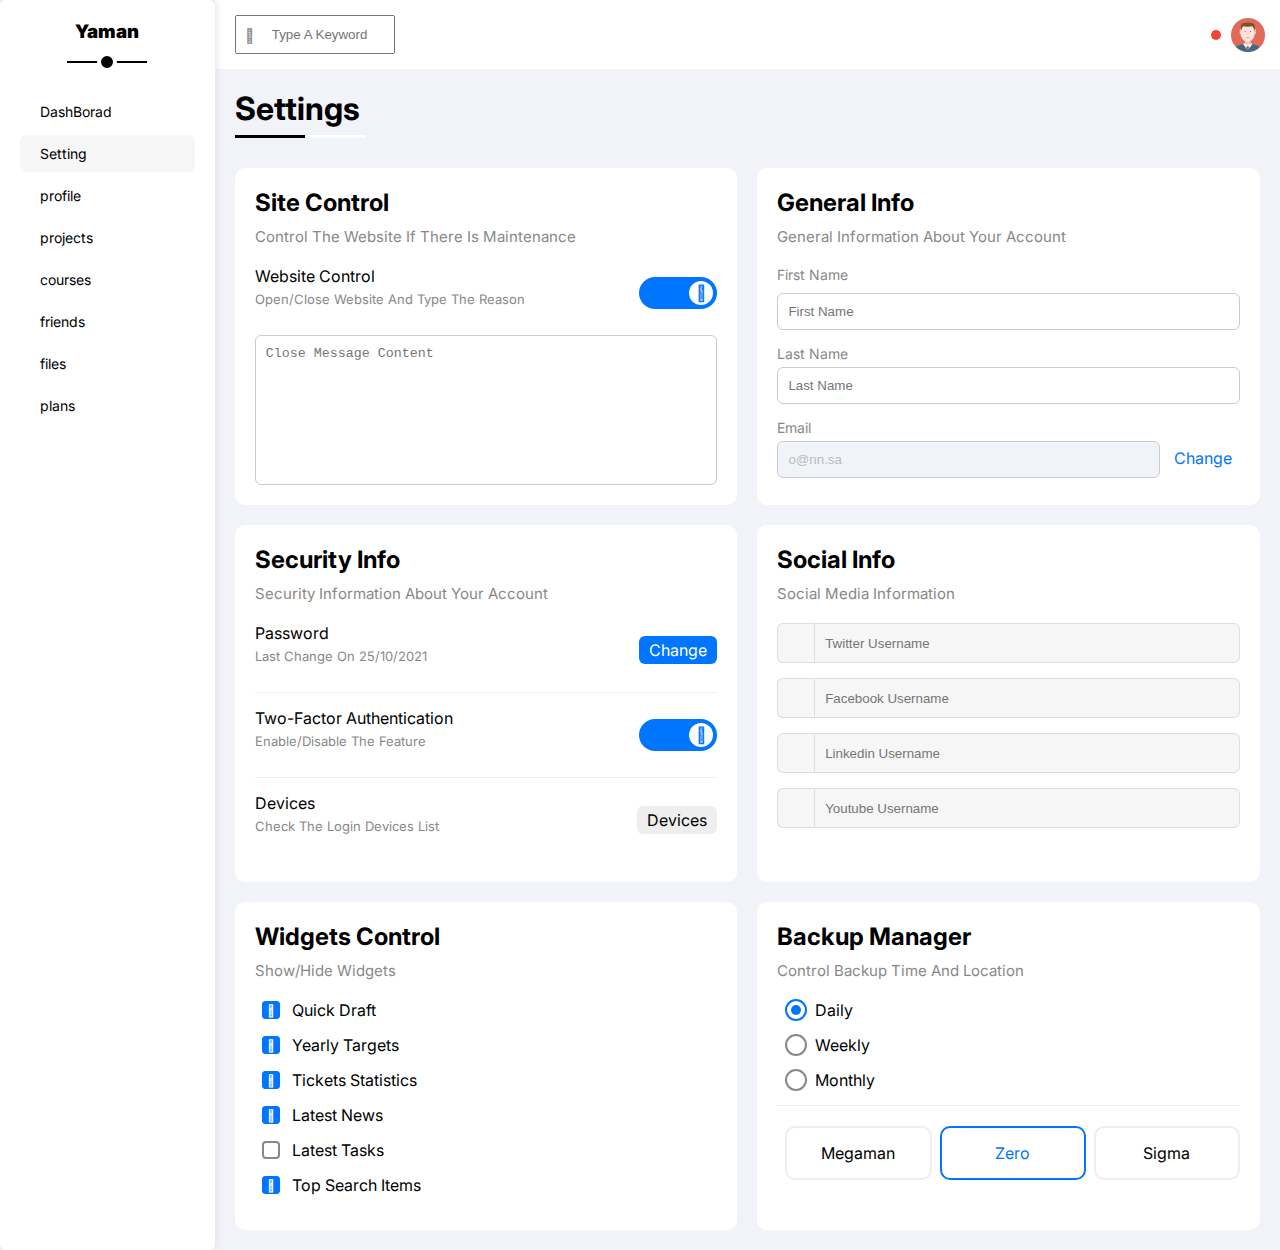
<file: settings.html>
<!DOCTYPE html>
<html lang="en">
  <head>
    <meta charset="UTF-8">
    <meta name="viewport" content="width=device-width, initial-scale=1.0">
    <title>DashBoard-Y</title>
    <!-- google fonts Inter -->
    <link rel="preconnect" href="https://fonts.googleapis.com">
    <link rel="preconnect" href="https://fonts.gstatic.com" crossorigin>
    <link
      href="https://fonts.googleapis.com/css2?family=Inter:wght@100..900&family=Open+Sans:ital,wght@0,300..800;1,300..800&display=swap"
      rel="stylesheet">
    <!-- font awsome css file -->
    <link rel="stylesheet" href="https://cdnjs.cloudflare.com/ajax/libs/font-awesome/6.5.1/css/all.min.css"
      integrity="sha512-DTOQO9RWCH3ppGqcWaEA1BIZOC6xxalwEsw9c2QQeAIftl+Vegovlnee1c9QX4TctnWMn13TZye+giMm8e2LwA=="
      crossorigin="anonymous" referrerpolicy="no-referrer" />
    <!-- my framework css file  -->
    <link rel="stylesheet" href="css/framework.css">
    <!-- the main css file -->
    <link rel="stylesheet" href="css/master.css">
  </head>
  <body>
    <div class="page d-flex">
      <div class="sidebar bg-white p-20 p-relative rad-6">
        <h3 class="p-relative txt-c mt-0">Yaman</h3>
        <ul>
          <li>
            <a class="d-flex align-center fs-14 c-black p-10 rad-6" href="index.html">
              <i class="fa-solid fa-square-poll-horizontal"></i>
              <span>DashBorad</span>
            </a>
          </li>
          <li>
            <a class="active d-flex align-center fs-14 c-black p-10 rad-6" href="settings.html">
              <i class="fa-solid fa-gear"></i>
              <span>Setting</span>
            </a>
          </li>
          <li>
            <a class="d-flex align-center fs-14 c-black p-10 rad-6" href="profile.html">
              <i class="fa-solid fa-user"></i>
              <span>profile</span>
            </a>
          </li>
          <li>
            <a class="d-flex align-center fs-14 c-black p-10 rad-6" href="projects.html">
              <i class="fa-solid fa-diagram-project"></i>
              <span>projects</span>
            </a>
          </li>
          <li>
            <a class="d-flex align-center fs-14 c-black p-10 rad-6" href="courses.html">
              <i class="fa-solid fa-graduation-cap"></i>
              <span>courses</span>
            </a>
          </li>
          <li>
            <a class="d-flex align-center fs-14 c-black p-10 rad-6" href="friends.html">
              <i class="fa-solid fa-users"></i>
              <span>friends</span>
            </a>
          </li>
          <li>
            <a class="d-flex align-center fs-14 c-black p-10 rad-6" href="files.html">
              <i class="fa-solid fa-file"></i>
              <span>files</span>
            </a>
          </li>
          <li>
            <a class="d-flex align-center fs-14 c-black p-10 rad-6" href="plans.html">
              <i class="fa-solid fa-credit-card"></i>
              <span>plans</span>
            </a>
          </li>
        </ul>
      </div>
      <div class="content w-full">
        <!-- Start Head -->
        <div class="head bg-white p-15 between-flex">
          <div class="search p-relative">
            <input class="p-10" type="search" placeholder="Type A Keyword" />
          </div>
          <div class="icons d-flex align-center">
            <span class="notification p-relative">
              <i class="fa-regular fa-bell fa-lg"></i>
            </span>
            <img src="imgs/avatar.png" alt="" />
          </div>
        </div>
        <!-- End Head -->
        <h1 class="p-relative">Settings</h1>
        <div class="settings-page m-20 d-grid gap-20">
          <!-- Start Settings Box -->
          <div class="p-20 bg-white rad-10">
            <h2 class="mt-0 mb-10">Site Control</h2>
            <p class="mt-0 mb-20 c-grey fs-15">Control The Website If There Is Maintenance</p>
            <div class="mb-15 between-flex">
              <div>
                <span>Website Control</span>
                <p class="c-grey mt-5 mb-0 fs-13">Open/Close Website And Type The Reason</p>
              </div>
              <div>
                <label>
                  <input class="toggle-checkbox" type="checkbox" checked />
                  <div class="toggle-switch"></div>
                </label>
              </div>
            </div>
            <textarea class="close-message p-10 rad-6 d-block w-full" placeholder="Close Message Content"></textarea>
          </div>
          <!-- End Settings Box -->
          <!-- Start Settings Box -->
          <div class="p-20 bg-white rad-10">
            <h2 class="mt-0 mb-10">General Info</h2>
            <p class="mt-0 mb-20 c-grey fs-15">General Information About Your Account</p>
            <div class="mb-15">
              <label class="fs-14 c-grey d-block mb-10" for="first">First Name</label>
              <input
                class="b-none border-ccc p-10 rad-6 d-block w-full"
                type="text"
                id="first"
                placeholder="First Name"
              />
            </div>
            <div class="mb-15">
              <label class="fs-14 c-grey d-block mb-5" for="last">Last Name</label>
              <input
                class="b-none border-ccc p-10 rad-6 d-block w-full"
                id="last"
                type="text"
                placeholder="Last Name"
              />
            </div>
            <div>
              <label class="fs-14 c-grey d-block mb-5" for="email">Email</label>
              <input
                class="email b-none border-ccc p-10 rad-6 w-full mr-10"
                id="email"
                type="email"
                value="o@nn.sa"
                disabled
              />
              <a class="c-blue" href="#">Change</a>
            </div>
          </div>
          <!-- End Settings Box -->
          <!-- Start Settings Box -->
          <div class="p-20 bg-white rad-10">
            <h2 class="mt-0 mb-10">Security Info</h2>
            <p class="mt-0 mb-20 c-grey fs-15">Security Information About Your Account</p>
            <div class="sec-box mb-15 between-flex">
              <div>
                <span>Password</span>
                <p class="c-grey mt-5 mb-0 fs-13">Last Change On 25/10/2021</p>
              </div>
              <a class="button bg-blue c-white btn-shape" href="#">Change</a>
            </div>
            <div class="sec-box mb-15 between-flex">
              <div>
                <span>Two-Factor Authentication</span>
                <p class="c-grey mt-5 mb-0 fs-13">Enable/Disable The Feature</p>
              </div>
              <label>
                <input class="toggle-checkbox" type="checkbox" checked />
                <div class="toggle-switch"></div>
              </label>
            </div>
            <div class="sec-box between-flex">
              <div>
                <span>Devices</span>
                <p class="c-grey mt-5 mb-0 fs-13">Check The Login Devices List</p>
              </div>
              <a class="bg-eee c-black btn-shape" href="#">Devices</a>
            </div>
          </div>
          <!-- End Settings Box -->
          <!-- Start Settings Box -->
          <div class="social-boxes p-20 bg-white rad-10">
            <h2 class="mt-0 mb-10">Social Info</h2>
            <p class="mt-0 mb-20 c-grey fs-15">Social Media Information</p>
            <div class="d-flex align-center mb-15">
              <i class="fa-brands fa-twitter center-flex c-grey"></i>
              <input class="w-full" type="text" placeholder="Twitter Username" />
            </div>
            <div class="d-flex align-center mb-15">
              <i class="fa-brands fa-facebook-f center-flex c-grey"></i>
              <input class="w-full" type="text" placeholder="Facebook Username" />
            </div>
            <div class="d-flex align-center mb-15">
              <i class="fa-brands fa-linkedin center-flex c-grey"></i>
              <input class="w-full" type="text" placeholder="Linkedin Username" />
            </div>
            <div class="d-flex align-center">
              <i class="fa-brands fa-youtube center-flex c-grey"></i>
              <input class="w-full" type="text" placeholder="Youtube Username" />
            </div>
          </div>
          <!-- End Settings Box -->
          <!-- Start Settings Box -->
          <div class="widgets-control p-20 bg-white rad-10">
            <h2 class="mt-0 mb-10">Widgets Control</h2>
            <p class="mt-0 mb-20 c-grey fs-15">Show/Hide Widgets</p>
            <div class="control d-flex align-center mb-15">
              <input type="checkbox" id="one" checked />
              <label for="one">Quick Draft</label>
            </div>
            <div class="control d-flex align-center mb-15">
              <input type="checkbox" id="two" checked />
              <label for="two">Yearly Targets</label>
            </div>
            <div class="control d-flex align-center mb-15">
              <input type="checkbox" id="three" checked />
              <label for="three">Tickets Statistics</label>
            </div>
            <div class="control d-flex align-center mb-15">
              <input type="checkbox" id="four" checked />
              <label for="four">Latest News</label>
            </div>
            <div class="control d-flex align-center mb-15">
              <input type="checkbox" id="five" />
              <label for="five">Latest Tasks</label>
            </div>
            <div class="control d-flex align-center mb-15">
              <input type="checkbox" id="six" checked />
              <label for="six">Top Search Items</label>
            </div>
          </div>
          <!-- End Settings Box -->
          <!-- Start Settings Box -->
          <div class="backup-control p-20 bg-white rad-10">
            <h2 class="mt-0 mb-10">Backup Manager</h2>
            <p class="mt-0 mb-20 c-grey fs-15">Control Backup Time And Location</p>
            <div class="date d-flex align-center mb-15">
              <input type="radio" name="time" id="daily" checked />
              <label for="daily">Daily</label>
            </div>
            <div class="date d-flex align-center mb-15">
              <input type="radio" name="time" id="weekly" />
              <label for="weekly">Weekly</label>
            </div>
            <div class="date d-flex align-center mb-15">
              <input type="radio" name="time" id="monthly" />
              <label for="monthly">Monthly</label>
            </div>
            <div class="servers d-flex align-center txt-c">
              <input type="radio" name="servers" id="server-one" />
              <div class="server mb-15 rad-10 w-full">
                <label class="d-block m-15" for="server-one">
                  <i class="fa-solid fa-server d-block mb-10"></i>
                  Megaman
                </label>
              </div>
              <input type="radio" name="servers" id="server-two" checked />
              <div class="server mb-15 rad-10 w-full">
                <label class="d-block m-15" for="server-two">
                  <i class="fa-solid fa-server d-block mb-10"></i>
                  Zero
                </label>
              </div>
              <input type="radio" name="servers" id="server-three" />
              <div class="server mb-15 rad-10 w-full">
                <label class="d-block m-15" for="server-three">
                  <i class="fa-solid fa-server d-block mb-10"></i>
                  Sigma
                </label>
              </div>
            </div>
          </div>
          <!-- End Settings Box -->
        </div>
      </div>
    </div>
  </body>
</html>
</file>
<file: css/framework.css>
:root {
    --blue-color: #0075ff;
    --blue-alt-color: #0d69d5;
    --orange-color: #f59e0b;
    --green-color: #22c55e;
    --red-color: #f44336;
    --grey-color: #888;
}

/* Start Box */
.d-flex {
    display: flex;
}

.f-wrap {
    flex-wrap: wrap;
}

.align-center {
    align-items: center;
}

.space-between {
    justify-content: space-between;
}

.d-grid {
    display: grid;
}

.gap-20 {
    gap: 20px;
}

.d-block {
    display: block;
}

.of-hidden{
    overflow: hidden;
}

@media (max-width: 767px) {
    .block-mobile {
        display: block;
    }

    .hide-mobile {
        display: none;
    }
}

/* End Box */
/* Start Padding + Margin */
.p-10 {
    padding: 10px;
}

.p-15 {
    padding: 15px;
}

.p-20 {
    padding: 20px;
}

.pt-10 {
    padding-top: 10px;
}

.pt-15 {
    padding-top: 15px;
}

.pt-20 {
    padding-top: 20px;
}

.pb-10 {
    padding-bottom: 10px;
}

.pb-15 {
    padding-bottom: 15px;
}

.pb-20 {
    padding-bottom: 20px;
}

.pl-15 {
    padding-left: 15px;
}

.m-0 {
    margin: 0;
}

.m-15 {
    margin: 15px;
}

.m-20 {
    margin: 20px;
}

.mt-0 {
    margin-top: 0;
}

.mt-5 {
    margin-top: 5px;
}

.mt-10 {
    margin-top: 10px;
}

.mt-15 {
    margin-top: 15px;
}

.mt-20 {
    margin-top: 20px;
}

.mt-25 {
    margin-top: 25px;
}

.mt-30 {
    margin-top: 30px;
}

.mr-10 {
    margin-right: 10px;
}

.mr-15 {
    margin-right: 15px;
}

.mr-20 {
    margin-right: 20px;
}

.mb-5 {
    margin-bottom: 5px;
}

.mb-10 {
    margin-bottom: 10px;
}

.mb-15 {
    margin-bottom: 15px;
}

.mb-20 {
    margin-bottom: 20px;
}

.mb-25 {
    margin-bottom: 25px;
}

.ml-20 {
    margin-left: 20px;
}

/* End Padding + Margin */
/* Start Color */
.c-black {
    color: black;
}

.c-white {
    color: white;
}

.c-grey {
    color: var(--grey-color);
}

.c-red {
    color: var(--red-color);
}

.c-green {
    color: var(--green-color);
}

.c-blue {
    color: var(--blue-color);
}

.c-orange {
    color: var(--orange-color);
}

.bg-red {
    background-color: var(--red-color);
}

.bg-green {
    background-color: var(--green-color);
}

.bg-blue {
    background-color: var(--blue-color);
}

.bg-orange {
    background-color: var(--orange-color);
}

.bg-white {
    background-color: white;
}

.bg-eee {
    background-color: #eee;
}

/* End Color */
/* Start Position */
.p-relative {
    position: relative;
}

.p-absolute {
    position: absolute;
}

/* End Position */
/* Start Font */
.txt-c {
    text-align: center;
}

.fs-13 {
    font-size: 13px;
}

.fs-14 {
    font-size: 14px;
}

.fs-15 {
    font-size: 15px;
}

.fs-25 {
    font-size: 25px;
}

.fw-bold {
    font-weight: bold;
}

@media (max-width: 767px) {
    .txt-c-mobile {
        text-align: center;
    }
}

/* End Font */
/* Start Border */
.rad-6 {
    border-radius: 6px;
}

.rad-10 {
    border-radius: 10px;
}

.rad-half {
    border-radius: 50%;
}

.b-none {
    border: none;
}

.border-ccc {
    border: 1px solid #ccc;
}

.border-eee {
    border: 1px solid #eee;
}

/* End Border */
/* Start Width + Height */
.w-full {
    width: 100%;
}

.w-100 {
    width: 100px;
}

.w-fit {
    width: fit-content;
}

.h-full {
    height: 100%;
}

.h-100 {
    height: 100px;
}

/* End Width + Height */
/* Start Components */
.center-flex {
    display: flex;
    align-items: center;
    justify-content: center;
}

.between-flex {
    display: flex;
    align-items: center;
    justify-content: space-between;
}

.btn-shape {
    padding: 4px 10px;
    border-radius: 6px;
}

/* End Components */
</file>
<file: css/master.css>
:root {
    --blue-color: #0075ff;
    --blue-alt-color: #0d69d5;
    --orange-color: #f59e0b;
    --green-color: #22c55e;
    --red-color: #f44336;
    --grey-color: #888;
}

* {
    box-sizing: border-box;
}

body {
    font-family: "Inter", sans-serif;
    margin: 0;
}

*:focus {
    outline: none;
}

a {
    text-decoration: none;
}

ul {
    list-style: none;
    padding: 0;
}

::-webkit-scrollbar {
    width: 15px;
}

::-webkit-scrollbar-track {
    background-color: white;
}

::-webkit-scrollbar-thumb {
    background-color: var(--blue-color);
}

::-webkit-scrollbar-thumb:hover {
    background-color: var(--blue-alt-color);
}

.page {
    min-height: 100vh;
    background-color: #f1f3f9;
}

/* start sidebar */
.sidebar {
    width: 250px;
    box-shadow: 0 0 10px #ddd;
}

.sidebar>h3 {
    margin-bottom: 50px;
    font-weight: 900;
}

.sidebar>h3::before,
.sidebar>h3::after {
    content: '';
    position: absolute;
    background-color: black;
    left: 50%;
    transform: translateX(-50%);

}

.sidebar>h3::before {
    width: 80px;
    height: 2px;
    bottom: -20px;
}

.sidebar>h3::after {
    width: 12px;
    height: 12px;
    border: 4px solid white;
    border-radius: 50%;
    bottom: -29px;
}

.sidebar ul li a {
    transition: 0.3s;
    margin-bottom: 5px;
}

.sidebar ul li a:hover,
.sidebar ul li a.active {
    background-color: #f6f6f6;
}

.sidebar ul li a span {
    margin-left: 10px;
    font-size: 14px;
}

@media (max-width:767px) {
    .sidebar {
        width: 64px;
        padding: 12px;
    }

    .sidebar h3 {
        font-size: 12px;
        margin-bottom: 20px;
    }

    .sidebar h3::before,
    .sidebar h3::after {
        display: none;
    }

    .sidebar ul li a i {
        padding-left: 4px;
    }

    .sidebar ul li a span {
        display: none;
    }
}

/* end sidebar */
/* start content */

.head .search::before {
    font: var(--fa-font-solid);
    content: "\f002";
    font-weight: 900;
    position: absolute;
    top: 50%;
    left: 15px;
    transform: translateY(-50%);
    font-size: 14px;
    color: var(--grey-color);
}

.head .search input {
    margin-left: 5px;
    padding-left: 35px;
    width: 160px;
    transition: 0.3s;
}

.head .search input:focus {
    width: 200px;
}

.head .search input:focus::placeholder {
    opacity: 0;
}

.head .icons .notification i {
    font-size: 20px;
}

.head .icons .notification::before {
    content: '';
    position: absolute;
    width: 10px;
    height: 10px;
    border-radius: 50%;
    background-color: var(--red-color);
    right: -5px;
    top: -5px;
}

.head .icons img {
    width: 34px;
    height: 34px;
    margin-left: 15px;
}

.page h1 {
    margin: 20px 20px 40px;
}

.page h1::before,
.page h1::after {
    content: "";
    height: 3px;
    position: absolute;
    bottom: -10px;
    left: 0;
}

.page h1::before {
    background-color: white;
    width: 130px;
}

.page h1::after {
    background-color: black;
    width: 70px;
}

.page .wrapper {
    grid-template-columns: repeat(auto-fill, minmax(400px, 1fr));
}

@media(max-width:767px) {
    .page .wrapper {
        grid-template-columns: minmax(200px, 1fr);
        margin-left: 10px;
        margin-right: 10px;
        gap: 10px;
    }
}

/* end content */
/* start Welcome Widget */
.welcome {
    overflow: hidden;
}

.welcome .intro img {
    width: 200px;
    margin-bottom: -10px;
}

@media (max-width:560px) {
    .welcome .intro img {
        display: none;
    }
}

.welcome .avatar {
    width: 64px;
    height: 64px;
    margin: -32px 0 0 30px;
    border: 2px solid white;
    border-radius: 50%;
    padding: 2px;
    box-shadow: 0 0 10px 1px #ddd;
}

.welcome .body {
    border-top: 1px solid #eee;
    border-bottom: 1px solid #eee;
}

.welcome .body>div {
    flex: 1;
}

.welcome .visit {
    transition: 0.3s;
    margin: 0 15px 20px auto;
}

.welcome .visit:hover {
    background-color: var(--blue-alt-color);
}

@media (max-width: 767px) {
    .welcome .intro {
        padding-bottom: 30px;
    }

    .welcome .avatar {
        margin-left: 0;
    }

    .welcome .body>div:not(:last-child) {
        margin-bottom: 20px;
    }

    .welcome .visit {
        margin: 0 auto 20px;
    }
}

/* End Welcome Widget */
/* Start Quick Draft Widget */
.quick-draft textarea {
    resize: none;
    min-height: 180px;
}

.quick-draft .save {
    margin-left: auto;
    transition: 0.3s;
    cursor: pointer;
}

.quick-draft .save:hover {
    background-color: var(--blue-alt-color);
}

/* End Quick Draft Widget */
/* start target widget */
.targets .target-row .icon {
    width: 80px;
    height: 80px;
    margin-right: 15px;
}

.targets .details {
    flex: 1;
}

.targets .details .progress {
    height: 4px;
}

.targets .details .progress>span {
    position: absolute;
    left: 0;
    top: 0;
    height: 100%;
}

.targets .details .progress>span span {
    position: absolute;
    top: 16px;
    right: -18px;
    color: white;
    padding: 2px 5px;
    border-radius: 6px;
    font-size: 13px;
}

.targets .details .progress>span span::after {
    content: "";
    border-color: transparent;
    border-width: 5px;
    border-style: solid;
    position: absolute;
    top: -11px;
    left: 50%;
    transform: translateX(-50%);
}

.targets .details .progress>.blue span::after {
    border-bottom-color: var(--blue-color);
}

.targets .details .progress>.orange span::after {
    border-bottom-color: var(--orange-color);
}

.targets .details .progress>.green span::after {
    border-bottom-color: var(--green-color);
}

.blue .icon,
.blue .progress {
    background-color: rgb(0 117 255 / 20%);
}

.orange .icon,
.orange .progress {
    background-color: rgb(245 158 11 / 20%);
}

.green .icon,
.green .progress {
    background-color: rgb(34 197 94 / 20%);
}

/* end target widget */
/* Start Tickets */
.tickets .box {
    border: 1px solid #ccc;
    width: calc(50% - 10px);
}

@media (max-width: 550px) {
    .tickets .box {
        width: 100%;
    }
}

/* End Tickets */
/* Start Latest News */
.latest-news .news-row:not(:last-of-type) {
    margin-bottom: 20px;
    padding-bottom: 20px;
    border-bottom: 1px solid #eee;
}

.latest-news .news-row img {
    width: 100px;
    border-radius: 6px;
    margin-right: 15px;
}

.latest-news .info {
    flex-grow: 1;
}

.latest-news .info h3 {
    margin: 0 0 6px;
    font-size: 16px;
}

@media (max-width: 767px) {
    .latest-news .news-row {
        display: block;
    }

    .latest-news .news-row img {
        margin: 0;
        width: 140px;
    }

    .latest-news .info {
        margin: 5px 0;
    }

    .latest-news .info h3 {
        margin: 5px 0;
    }

    .latest-news .info p {
        margin-bottom: 5px;
    }

    .latest-news .news-row .label {
        margin: 10px auto;
        width: fit-content;
    }

}

/* End Latest News */
/* Start Tasks */
.tasks .task-row:not(:last-of-type) {
    margin-bottom: 15px;
    padding-bottom: 15px;
    border-bottom: 1px solid #eee;
}

.tasks .info {
    flex-grow: 1;
}

.tasks .done {
    opacity: 0.3;
}

.tasks .done h3,
.tasks .done p {
    text-decoration: line-through;
}

.tasks .delete {
    cursor: pointer;
    transition: 0.3s;
}

.tasks .delete:hover {
    color: var(--red-color);
}

/* End Tasks */
/* Start Latest Uploads */
.latest-uploads ul li:not(:last-child) {
    border-bottom: 1px solid #eee;
}

.latest-uploads ul li img {
    width: 40px;
    height: 40px;
}

/* End Latest Uploads */
/* Start Last Project */
.last-project ul::before {
    content: "";
    position: absolute;
    left: 11px;
    width: 2px;
    height: 100%;
    background-color: var(--blue-color);
}

.last-project ul li::before {
    content: "";
    width: 20px;
    height: 20px;
    display: block;
    border-radius: 50%;
    background-color: white;
    border: 2px solid white;
    outline: 2px solid var(--blue-color);
    margin-right: 15px;
    z-index: 1;
}

.last-project ul li.done::before {
    background-color: var(--blue-color);
}

.last-project ul li.current::before {
    animation: change-color 0.8s infinite alternate;
}

.last-project .launch-icon {
    position: absolute;
    width: 160px;
    right: 0;
    bottom: 0;
    opacity: 0.2;
}

/* End Last Project */
/* Start Reminders */
.reminders ul li .key {
    width: 15px;
    height: 15px;
}

.reminders ul li>.blue {
    border-left: 2px solid var(--blue-color);
}

.reminders ul li>.green {
    border-left: 2px solid var(--green-color);
}

.reminders ul li>.orange {
    border-left: 2px solid var(--orange-color);
}

.reminders ul li>.red {
    border-left: 2px solid var(--red-color);
}

/* End Reminders */
/* Start Latest Post */
.latest-post .avatar {
    width: 48px;
    height: 48px;
}

.latest-post .post-content {
    text-transform: capitalize;
    line-height: 1.8;
    border-top: 1px solid #eee;
    border-bottom: 1px solid #eee;
    min-height: 140px;
}

/* End Latest Post */
/* Start Social Media */
.social-media .box {
    padding-left: 70px;
}

.social-media .box i {
    position: absolute;
    left: 0;
    top: 0;
    width: 52px;
    transition: 0.3s;
}

.social-media .box i:hover {
    transform: rotate(5deg);
}

.social-media .twitter {
    background-color: rgb(29 161 242 / 20%);
    color: #1da1f2;
}

.social-media a {
    width: 80px;
}

.social-media .twitter i,
.social-media .twitter a {
    background-color: #1da1f2;
}

.social-media .facebook {
    background-color: rgb(24 119 242 / 20%);
    color: #1da1f2;
}

.social-media .facebook i,
.social-media .facebook a {
    background-color: #1877f2;
}

.social-media .youtube {
    background-color: rgb(255 0 0 / 20%);
    color: #ff0000;
}

.social-media .youtube i,
.social-media .youtube a {
    background-color: #ff0000;
}

.social-media .linkedin {
    background-color: rgb(0 119 181 / 20%);
    color: #0077b5;
}

.social-media .linkedin i,
.social-media .linkedin a {
    background-color: #0077b5;
}

/* End Social Media */
/* Start Projects Table */
.projects .responsive-table {
    overflow-x: auto;
}

.projects table {
    min-width: 1000px;
    border-spacing: 0;
}

.projects thead td {
    background-color: #eee;
    font-weight: bold;
}

.projects table td {
    padding: 15px;
}

.projects tbody td {
    border-bottom: 1px solid #eee;
    border-left: 1px solid #eee;
    transition: 0.3s;
}

.projects table tbody tr td:last-child {
    border-right: 1px solid #eee;
}

.projects tbody tr:hover td {
    background-color: #faf7f7;
}

.projects table img {
    width: 32px;
    height: 32px;
    border-radius: 50%;
    padding: 2px;
    background-color: white;
}

.projects table img:not(:first-child) {
    margin-left: -20px;
}

.projects table .label {
    font-size: 13px;
}

/* End Projects Table */
/* Start Settings */
.settings-page {
    grid-template-columns: repeat(auto-fill, minmax(500px, 1fr));
}

@media (max-width: 767px) {
    .settings-page {
        grid-template-columns: minmax(100px, 1fr);
        margin-left: 10px;
        margin-right: 10px;
        gap: 10px;
    }
}

.settings-page .close-message {
    border: 1px solid #ccc;
    resize: none;
    min-height: 150px;
}

.settings-page .email {
    display: inline-flex;
    width: calc(100% - 80px);
}

.settings-page .sec-box {
    padding-bottom: 15px;
}

.settings-page .sec-box:not(:last-of-type) {
    border-bottom: 1px solid #eee;
}

.settings-page .sec-box .button {
    transition: 0.3s;
}

.settings-page .sec-box .button:hover {
    background-color: var(--blue-alt-color);
}

.settings-page .social-boxes i {
    width: 40px;
    height: 40px;
    background-color: #f6f6f6;
    border: 1px solid #ddd;
    border-right: none;
    border-radius: 6px 0 0 6px;
    transition: 0.3s;
}

.settings-page .social-boxes input {
    height: 40px;
    background-color: #f6f6f6;
    border: 1px solid #ddd;
    padding-left: 10px;
    border-radius: 0 6px 6px 0;
}

.settings-page .social-boxes>div:focus-within i {
    color: black;
}

.widgets-control .control input[type="checkbox"] {
    -webkit-appearance: none;
    appearance: none;
}

.widgets-control .control label {
    padding-left: 30px;
    cursor: pointer;
    position: relative;
}

.widgets-control .control label::before,
.widgets-control .control label::after {
    position: absolute;
    left: 0;
    top: 50%;
    margin-top: -9px;
    border-radius: 4px;
}

.widgets-control .control label::before {
    content: "";
    width: 14px;
    height: 14px;
    border: 2px solid var(--grey-color);
}

.widgets-control .control label:hover::before {
    border-color: var(--blue-alt-color);
}

.widgets-control .control label::after {
    font-family: var(--fa-style-family-classic);
    content: "\f00c";
    font-weight: 900;
    background-color: var(--blue-color);
    color: white;
    font-size: 12px;
    width: 18px;
    height: 18px;
    display: flex;
    justify-content: center;
    align-items: center;
    transform: scale(0) rotate(360deg);
    transition: 0.3s;
}

.widgets-control .control input[type="checkbox"]:checked+label::after {
    transform: scale(1);
}

.backup-control input[type="radio"] {
    -webkit-appearance: none;
    appearance: none;
}

.backup-control .date label {
    padding-left: 30px;
    cursor: pointer;
    position: relative;
}

.backup-control .date label::before {
    content: "";
    position: absolute;
    top: 50%;
    left: 0;
    margin-top: -11px;
    width: 18px;
    height: 18px;
    border: 2px solid var(--grey-color);
    border-radius: 50%;
}

.backup-control .date label::after {
    content: "";
    position: absolute;
    left: 6px;
    top: 5px;
    width: 10px;
    height: 10px;
    background: var(--blue-color);
    border-radius: 50%;
    transition: 0.3s;
    transform: scale(0);
}

.backup-control .date input[type="radio"]:checked+label::before {
    border-color: var(--blue-color);
}

.backup-control .date input[type="radio"]:checked+label::after {
    transform: scale(1);
}

.backup-control .servers {
    border-top: 1px solid #eee;
    padding-top: 20px;
}

@media (max-width: 767px) {
    .backup-control .servers {
        flex-wrap: wrap;
    }
}

.backup-control .servers .server {
    border: 2px solid #eee;
    position: relative;
}

.backup-control .servers .server label {
    cursor: pointer;
}

.backup-control .servers input[type="radio"]:checked+.server {
    border-color: var(--blue-color);
    color: var(--blue-color);
}

.toggle-checkbox {
    -webkit-appearance: none;
    appearance: none;
    display: none;
}

.toggle-switch {
    background-color: #ccc;
    width: 78px;
    height: 32px;
    border-radius: 16px;
    position: relative;
    transition: 0.3s;
    cursor: pointer;
}

.toggle-switch::before {
    font-family: var(--fa-style-family-classic);
    content: "\f00d";
    font-weight: 900;
    background-color: white;
    width: 24px;
    height: 24px;
    position: absolute;
    border-radius: 50%;
    top: 4px;
    left: 4px;
    display: flex;
    justify-content: center;
    align-items: center;
    color: #aaa;
    transition: 0.3s;
}

.toggle-checkbox:checked+.toggle-switch {
    background-color: var(--blue-color);
}

.toggle-checkbox:checked+.toggle-switch::before {
    content: "\f00c";
    left: 50px;
    color: var(--blue-color);
}

.settings-page :disabled {
    cursor: no-drop;
    background-color: #f0f4f8;
    color: #bbb;
}

/* End Settings */
/* Start Profile Page */
@media (max-width: 767px) {
    .profile-page .overview {
        flex-direction: column;
    }
}

.profile-page .avatar-box {
    width: 300px;
}

@media (min-width: 768px) {
    .profile-page .avatar-box {
        border-right: 1px solid #eee;
    }
}

.profile-page .avatar-box>img {
    width: 120px;
    height: 120px;
}

.profile-page .avatar-box .level {
    height: 6px;
    overflow: hidden;
    margin: auto;
    width: 70%;
}

.profile-page .avatar-box .level span {
    position: absolute;
    left: 0;
    top: 0;
    height: 100%;
    background-color: var(--blue-color);
    border-radius: 6px;
}

.profile-page .info-box .box {
    flex-wrap: wrap;
    border-bottom: 1px solid #eee;
    transition: 0.3s;
}

.profile-page .info-box .box:hover {
    background-color: #f9f9f9;
}

.profile-page .info-box .box>div {
    min-width: 250px;
    padding: 10px 0 0;
}

.profile-page .info-box h4 {
    font-weight: normal;
}

/* Start Training Code */
.profile-page .info-box .toggle-switch {
    height: 20px;
}

@media (max-width: 767px) {
    .profile-page .info-box .toggle-switch {
        margin: auto;
    }
}

.profile-page .info-box .toggle-switch::before {
    width: 12px;
    height: 12px;
    font-size: 8px;
}

.profile-page .info-box .toggle-checkbox:checked+.toggle-switch::before {
    left: 62px;
}

/* End Training Code */
@media (max-width: 767px) {
    .profile-page .other-data {
        flex-direction: column;
    }
}

.profile-page .skills-card {
    flex-grow: 1;
}

.profile-page .skills-card ul li {
    padding: 15px 0;
}

.profile-page .skills-card ul li:not(:last-child) {
    border-bottom: 1px solid #eee;
}

.profile-page .skills-card ul li span {
    display: inline-flex;
    padding: 4px 10px;
    background-color: #eee;
    border-radius: 6px;
    font-size: 14px;
}

.profile-page .skills-card ul li span:not(:last-child) {
    margin-right: 5px;
}

.profile-page .activities {
    flex-grow: 2;
}

.profile-page .activity:not(:last-of-type) {
    border-bottom: 1px solid #eee;
    padding-bottom: 20px;
    margin-bottom: 20px;
}

.profile-page .activity img {
    width: 64px;
    height: 64px;
    margin-right: 10px;
}

@media (min-width: 768px) {
    .profile-page .activity .date {
        margin-left: auto;
        text-align: right;
    }
}

@media (max-width: 767px) {
    .profile-page .activity {
        flex-direction: column;
    }

    .profile-page .activity img {
        margin-right: 0;
        margin-bottom: 15px;
    }

    .profile-page .activity .date {
        margin-top: 15px;
    }
}

/* End Profile Page */
/* Start Projects Page */
.projects-page {
    grid-template-columns: repeat(auto-fill, minmax(500px, 1fr));
}

@media (max-width: 767px) {
    .projects-page {
        grid-template-columns: minmax(200px, 1fr);
        margin-left: 10px;
        margin-right: 10px;
        gap: 10px;
    }
}

.projects-page .project .date {
    position: absolute;
    right: 10px;
    top: 10px;
}

.projects-page .project h4 {
    font-weight: normal;
}

.projects-page .project .team {
    position: relative;
    min-height: 80px;
}

.projects-page .project .team a {
    position: absolute;
    left: 0;
    bottom: 0;
}

.projects-page .project .team a:nth-child(2) {
    left: 25px;
}

.projects-page .project .team a:nth-child(3) {
    left: 50px;
}

.projects-page .project .team a:nth-child(4) {
    left: 75px;
}

.projects-page .project .team a:nth-child(5) {
    left: 100px;
}

.projects-page .project .team a:hover {
    z-index: 1000;
}

.projects-page .project .team img {
    width: 40px;
    height: 40px;
    border-radius: 50%;
    border: 2px solid white;
}

.projects-page .project .do {
    justify-content: flex-end;
    border-top: 1px solid #eee;
    padding-top: 15px;
    margin-top: 15px;
}

@media (max-width: 767px) {
    .projects-page .project .do {
        flex-direction: column;
    }
}

.projects-page .project .do span {
    padding: 3px 8px;
    margin-left: 5px;
    width: fit-content;
}

@media (max-width: 767px) {
    .projects-page .project .do span:not(:last-child) {
        margin-bottom: 15px;
    }
}

.projects-page .project .info {
    border-top: 1px solid #eee;
    margin-top: 15px;
    padding-top: 15px;
}

@media (max-width: 767px) {
    .projects-page .project .info {
        flex-direction: column;
    }
}

.projects-page .project .prog {
    height: 8px;
    width: 260px;
    position: relative;
    border-radius: 6px;
}

@media (max-width: 767px) {
    .projects-page .project .prog {
        margin-bottom: 15px;
    }
}

.projects-page .project .prog span {
    position: absolute;
    left: 0;
    top: 0;
    height: 100%;
    border-radius: 6px;
}

/* End Projects Page */
/* Start Courses Page */
.courses-page {
    grid-template-columns: repeat(auto-fill, minmax(300px, 1fr));
}

@media (max-width: 767px) {
    .courses-page {
        grid-template-columns: minmax(200px, 1fr);
        margin-left: 10px;
        margin-right: 10px;
        gap: 10px;
    }
}

.courses-page .course {
    overflow: hidden;
}

.courses-page .course .cover {
    max-width: 100%;
}

.courses-page .course .instructor {
    position: absolute;
    width: 64px;
    height: 64px;
    border-radius: 50%;
    top: 20px;
    left: 20px;
    border: 2px solid white;
}

.courses-page .course .description {
    line-height: 1.6;
}

.courses-page .course .info {
    border-top: 1px solid #eee;
    font-size: 13px;
}

.courses-page .course .info .title {
    position: absolute;
    top: -13px;
    left: 50%;
    transform: translateX(-50%);
    font-size: 13px;
}

/* End Courses Page */
/* Start Friends Page */
.friends-page {
    grid-template-columns: repeat(auto-fill, minmax(300px, 1fr));
}

@media (max-width: 767px) {
    .friends-page {
        grid-template-columns: minmax(200px, 1fr);
        margin-left: 10px;
        margin-right: 10px;
        gap: 10px;
    }
}

.friends-page .contact {
    position: absolute;
    left: 10px;
    top: 10px;
}

.friends-page .contact i {
    background-color: #eee;
    padding: 10px;
    border-radius: 50%;
    color: #666;
    font-size: 13px;
    cursor: pointer;
    transition: 0.3s;
}

.friends-page .contact i:hover {
    background-color: var(--blue-color);
    color: white;
}

.friends-page .friend .icons {
    border-top: 1px solid #eee;
    border-bottom: 1px solid #eee;
    margin-top: 15px;
    margin-bottom: 15px;
    padding-top: 15px;
    padding-bottom: 15px;
}

.friends-page .friend .icons i {
    margin-right: 5px;
}

.friends-page .friend .icons .vip {
    position: absolute;
    right: 0;
    top: 50%;
    transform: translateY(-50%);
    font-size: 40px;
    opacity: 0.2;
}

/* End Friends Page */
/* Start Files Page */
.files-page {
    flex-direction: row-reverse;
    align-items: flex-start;
}

@media (max-width: 767px) {
    .files-page {
        flex-direction: column;
        align-items: normal;
    }
}

.files-page .files-stats {
    min-width: 260px;
}

.files-page .files-stats .icon {
    width: 40px;
    height: 40px;
    margin-right: 10px;
}

.files-page .files-stats .size {
    margin-left: auto;
}

.files-page .files-stats .blue {
    background-color: rgb(0 117 255 / 20%);
}

.files-page .files-stats .green {
    background-color: rgb(34 197 94 / 20%);
}

.files-page .files-stats .red {
    background-color: rgb(244 67 54 / 20%);
}

.files-page .files-stats .orange {
    background-color: rgb(245 158 11 / 20%);
}

.files-page .files-stats .upload {
    margin: 15px auto 0;
    padding: 10px 15px;
    transition: 0.3s;
}

.files-page .files-stats .upload:hover {
    background-color: var(--blue-alt-color);
}

.files-page .files-stats .upload:hover i {
    animation: go-up 0.8s infinite;
}

.files-page .files-content {
    flex: 1;
    grid-template-columns: repeat(auto-fill, minmax(200px, 1fr));
}

.files-page .files-content img {
    width: 64px;
    height: 64px;
    transition: 0.3s;
}

.files-page .files-content .file:hover img {
    transform: rotate(5deg);
}

.files-page .files-content .info {
    border-top: 1px solid #eee;
}

/* End Files Page */
/* Start Plans Page */
.plans-page {
    grid-template-columns: repeat(auto-fill, minmax(300px, 1fr));
}

@media (max-width: 767px) {
    .plans-page {
        grid-template-columns: minmax(250px, 1fr);
        margin-left: 10px;
        margin-right: 10px;
        gap: 10px;
    }
}

.plans-page .plan .top {
    border: 3px solid white;
    outline: 3px solid transparent;
}

.plans-page .plan.green .top {
    outline-color: var(--green-color);
}

.plans-page .plan.blue .top {
    outline-color: var(--blue-color);
}

.plans-page .plan.orange .top {
    outline-color: var(--orange-color);
}

.plans-page .plan .price {
    position: relative;
    font-size: 40px;
    width: fit-content;
    margin: auto;
}

.plans-page .plan .price span {
    position: absolute;
    left: -20px;
    top: 0;
    font-size: 25px;
}

.plans-page .plan ul li {
    padding: 15px 0;
    display: flex;
    align-items: center;
    font-size: 15px;
    border-bottom: 1px solid #eee;
}

.plans-page .plan ul li .yes {
    color: var(--green-color);
}

.plans-page .plan ul li i:not(.yes, .help) {
    color: var(--red-color);
}

.plans-page .plan ul li i:first-child {
    font-size: 18px;
    margin-right: 5px;
}

.plans-page .plan ul li .help {
    color: var(--grey-color);
    margin-left: auto;
    cursor: pointer;
}

/* End Plans Page */

/* Start Animation */
@keyframes change-color {
    from {
        background-color: var(--blue-color);
    }

    to {
        background-color: white;
    }
}

@keyframes go-up {

    0%,
    100% {
        transform: translateY(0);
    }

    50% {
        transform: translateY(-5px);
    }
}

/* End Animation */
</file>
